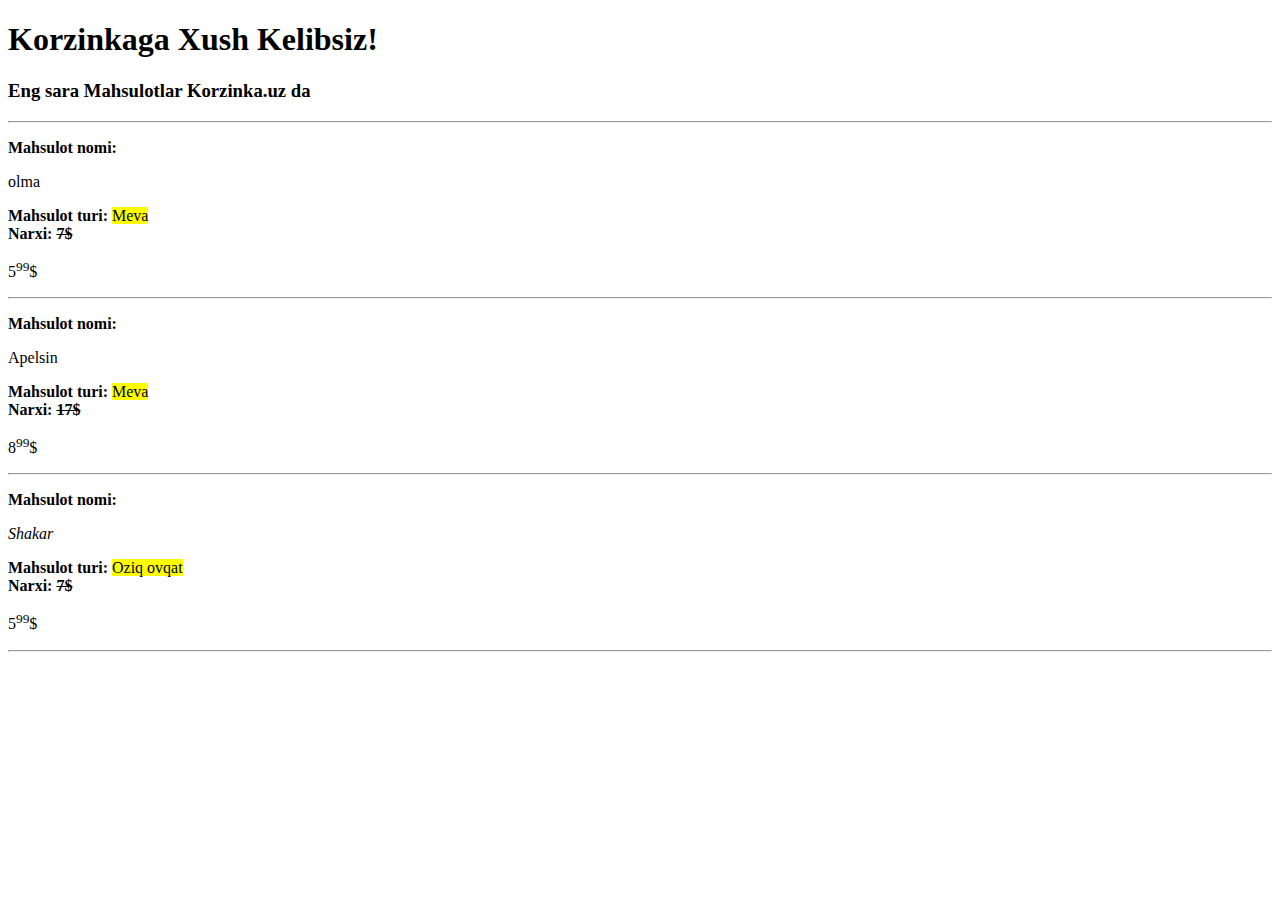
<file: 1-dars/index.html>
<!DOCTYPE html>
<html lang="en">

<head>
    <meta charset="UTF-8">
    <meta name="viewport" content="width=device-width, initial-scale=1.0">
    <title>1-dars</title>
</head>

<body>
    <h1>Korzinkaga Xush Kelibsiz!</h1>
    <h3>Eng sara Mahsulotlar Korzinka.uz da</h3>
    <hr>
    <p><b>Mahsulot nomi:</b></p>
    <p>olma</p>

    <p><b>Mahsulot turi:</b> <mark>Meva</mark>
        <br>
        <b>Narxi: <del>7$</del></b>
    </p>
    <p>5<sup>99</sup>$</p>
    <hr>
    <p><b>Mahsulot nomi:</b></p>
    <p>Apelsin</p>
    <p><b>Mahsulot turi:</b> <mark>Meva</mark>
        <br>
        <b>Narxi: <del>17$</del></b>
    </p>
    <p>8<sup>99</sup>$</p>
    <hr>

    <p><b>Mahsulot nomi:</b></p>
    <p><i>Shakar</i></p>
    <p><b>Mahsulot turi:</b> <mark>Oziq ovqat</mark>
        <br>
        <b>Narxi: <del>7$</del></b>
    </p>
    <p>5<sup>99</sup>$</p>
    <hr>


</body>

</html>
</file>
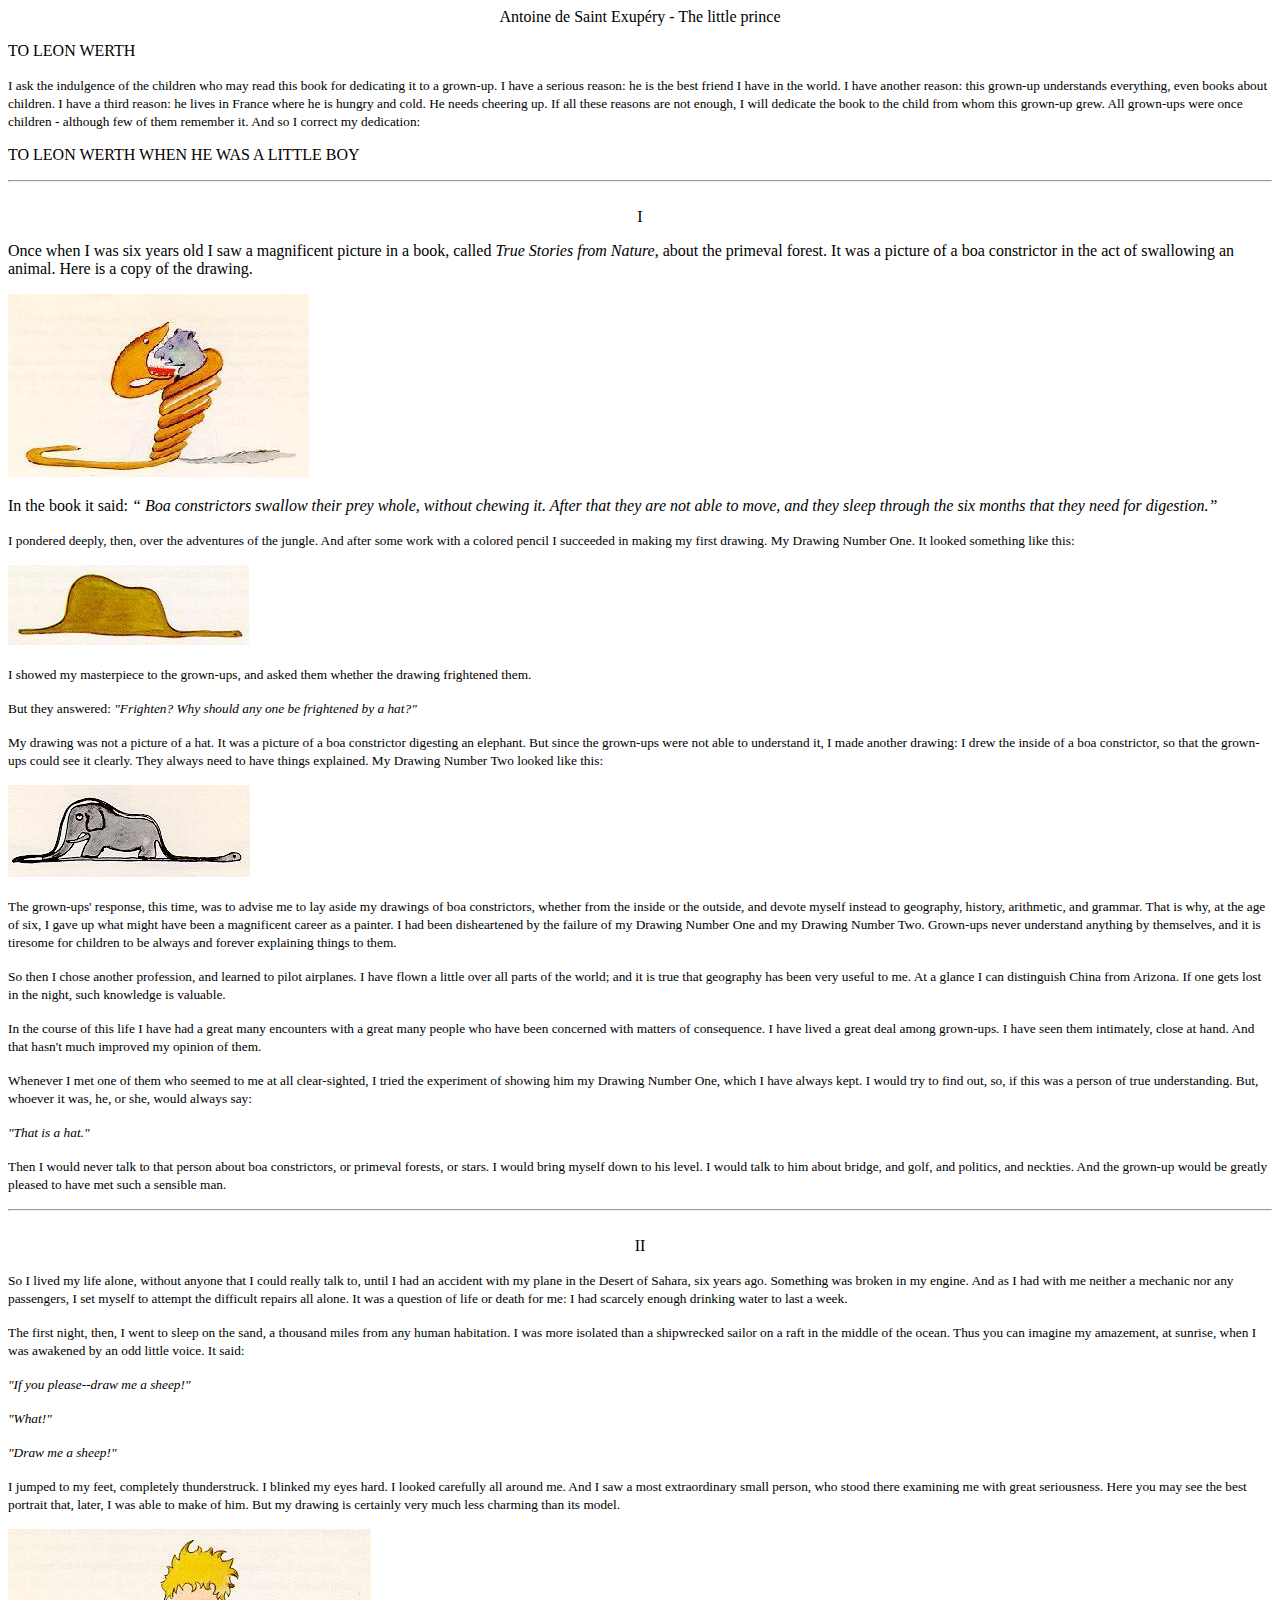
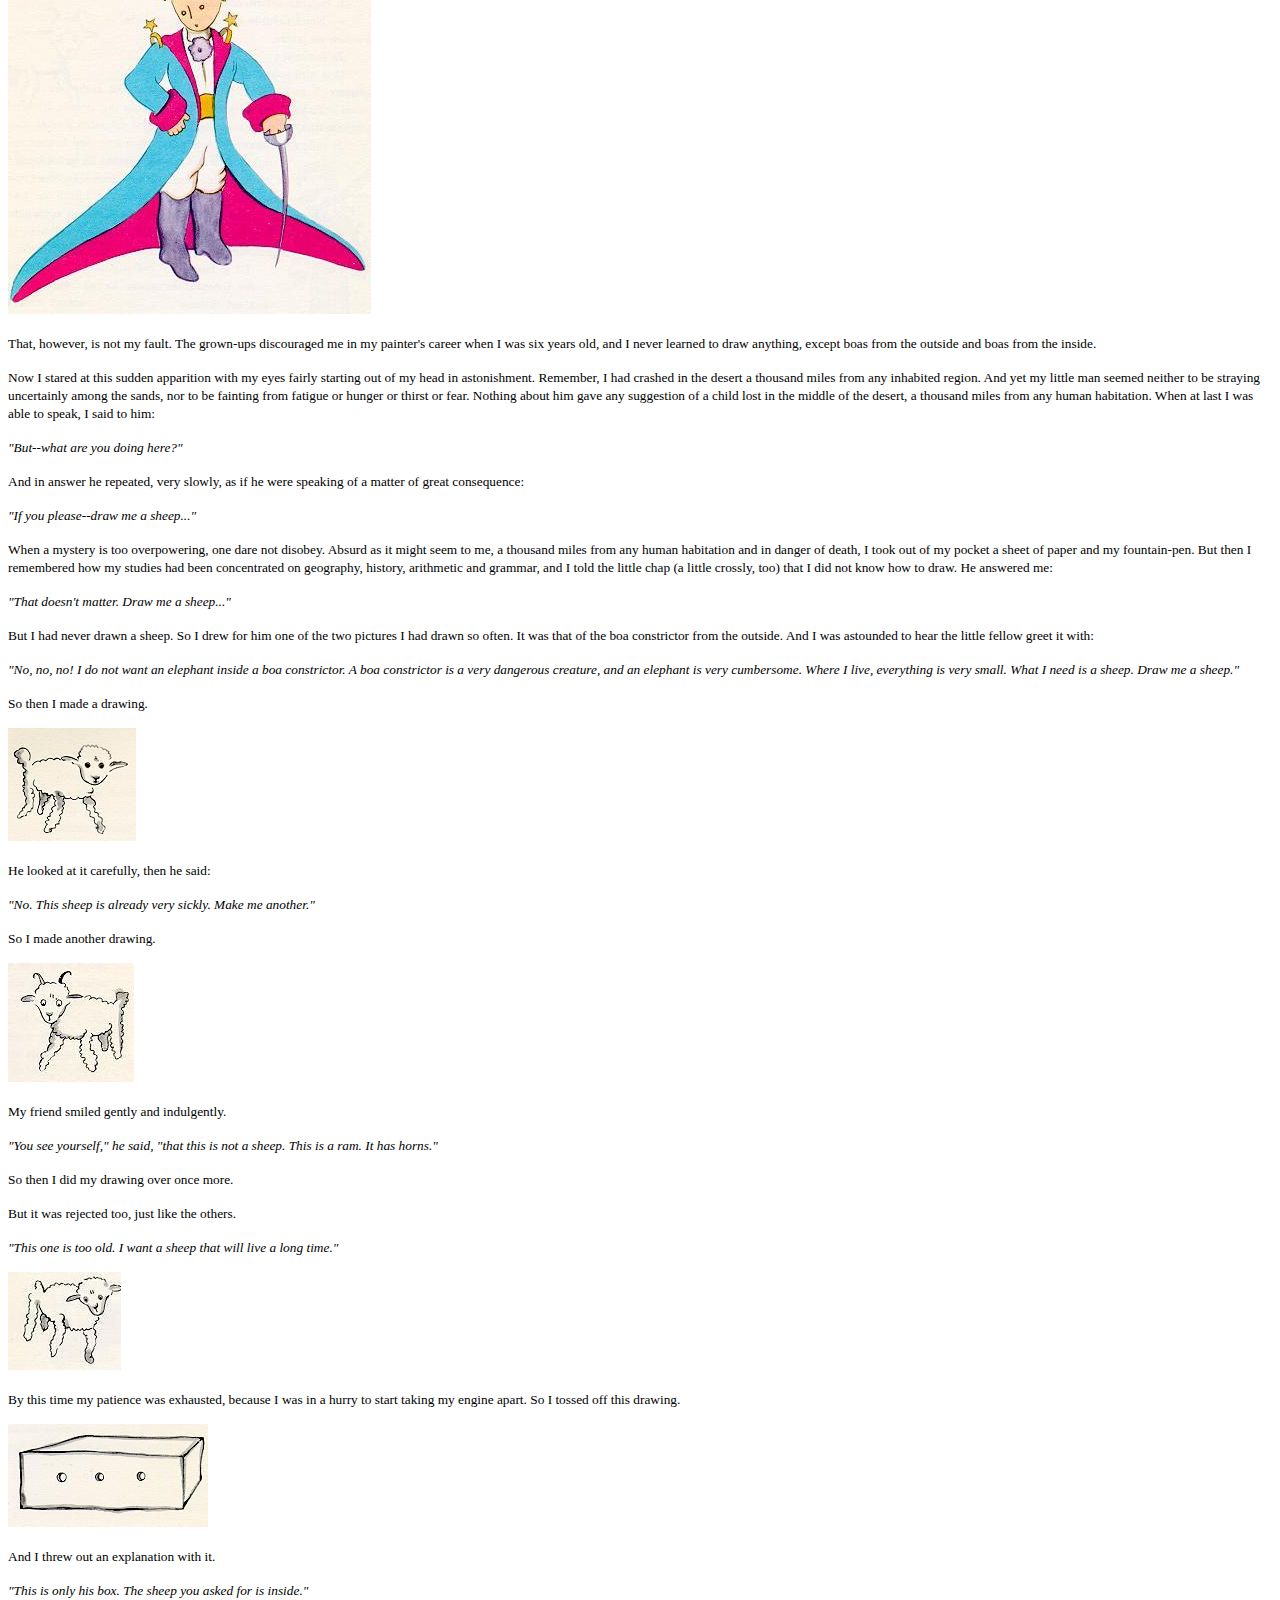
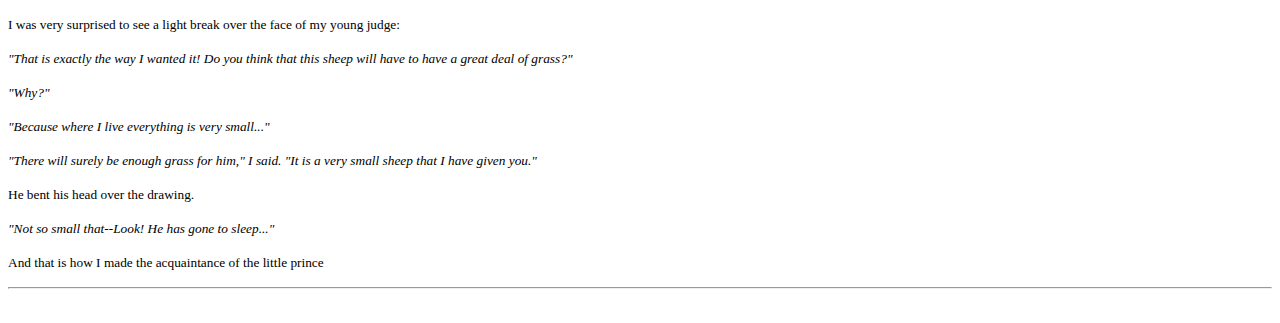
<file: 2-dars/index.html>
<!DOCTYPE html>
<html lang="en">

<head>
    <meta charset="UTF-8">
    <meta name="viewport" content="width=device-width, initial-scale=1.0">
    <title>2-dars</title>
</head>

<body>
    <center>Antoine de Saint Exupéry - The little prince</center>
    <p>TO LEON WERTH</p>
    <p><small>I ask the indulgence of the children who may read this book for dedicating it to a grown-up. I have a serious reason: he is the best friend I have in the world. I have another reason: this grown-up understands everything, even books about children. I have a third reason: he lives in France where he is hungry and cold. He needs cheering up. If all these reasons are not enough, I will dedicate the book to the child from whom this grown-up grew. All grown-ups were once children - although few of them remember it. And so I correct my dedication:</small></p>
    <p>TO LEON WERTH WHEN HE WAS A LITTLE BOY</p> <hr> <br>

    <center>I</center>
    <p>Once when I was six years old I saw a magnificent picture in a book, called <i>True Stories from Nature, </i> about the primeval forest. It was a picture of a boa constrictor in the act of swallowing an animal. Here is a copy of the drawing.</p>
    <img src="./imges/hroznys.jpg" alt="hroznys">
    <p>In the book it said: <i> <q> Boa constrictors swallow their prey whole, without chewing it. After that they are not able to move, and they sleep through the six months that they need for digestion.</q> </i></p>
    <p><small>I pondered deeply, then, over the adventures of the jungle. And after some work with a colored pencil I succeeded in making my first drawing. My Drawing Number One. It looked something like this:</small></p>
    <img src="./imges/klobouk.jpg" alt="klobouk.">
    <p><small>I showed my masterpiece to the grown-ups, and asked them whether the drawing frightened them.</small></p>
    <p><small>But they answered: <i>"Frighten? Why should any one be frightened by a hat?"</i></small></p>
    <p><small>My drawing was not a picture of a hat. It was a picture of a boa constrictor digesting an elephant. But since the grown-ups were not able to understand it, I made another drawing: I drew the inside of a boa constrictor, so that the grown-ups could see it clearly. They always need to have things explained. My Drawing Number Two looked like this:</small></p>
    <img src="./imges/slon.jpg" alt="slon.">
    <p><small>The grown-ups' response, this time, was to advise me to lay aside my drawings of boa constrictors, whether from the inside or the outside, and devote myself instead to geography, history, arithmetic, and grammar. That is why, at the age of six, I gave up what might have been a magnificent career as a painter. I had been disheartened by the failure of my Drawing Number One and my Drawing Number Two. Grown-ups never understand anything by themselves, and it is tiresome for children to be always and forever explaining things to them.</small></p>
    <p><small>So then I chose another profession, and learned to pilot airplanes. I have flown a little over all parts of the world; and it is true that geography has been very useful to me. At a glance I can distinguish China from Arizona. If one gets lost in the night, such knowledge is valuable.</small></p>
    <p><small>In the course of this life I have had a great many encounters with a great many people who have been concerned with matters of consequence. I have lived a great deal among grown-ups. I have seen them intimately, close at hand. And that hasn't much improved my opinion of them.</small></p>
    <p><small>Whenever I met one of them who seemed to me at all clear-sighted, I tried the experiment of showing him my Drawing Number One, which I have always kept. I would try to find out, so, if this was a person of true understanding. But, whoever it was, he, or she, would always say:</small></p>
    <p><small><i> "That is a hat." </i></small></p>
    <p><small>Then I would never talk to that person about boa constrictors, or primeval forests, or stars. I would bring myself down to his level. I would talk to him about bridge, and golf, and politics, and neckties. And the grown-up would be greatly pleased to have met such a sensible man.</small></p> <hr> <br>

    <center>II</center> 
    <p><small>So I lived my life alone, without anyone that I could really talk to, until I had an accident with my plane in the Desert of Sahara, six years ago. Something was broken in my engine. And as I had with me neither a mechanic nor any passengers, I set myself to attempt the difficult repairs all alone. It was a question of life or death for me: I had scarcely enough drinking water to last a week.</small></p>
    <p><small>The first night, then, I went to sleep on the sand, a thousand miles from any human habitation. I was more isolated than a shipwrecked sailor on a raft in the middle of the ocean. Thus you can imagine my amazement, at sunrise, when I was awakened by an odd little voice. It said:</small></p>
    <p><small><i>"If you please--draw me a sheep!"</i></small></p>
    <p><small><i>"What!"</i></small></p>
    <p><small><i>"Draw me a sheep!"</i></small></p>
    <p><small>I jumped to my feet, completely thunderstruck. I blinked my eyes hard. I looked carefully all around me. And I saw a most extraordinary small person, who stood there examining me with great seriousness. Here you may see the best portrait that, later, I was able to make of him. But my drawing is certainly very much less charming than its model.</small></p>
    <img src="./imges/malyPrinc.jpg" alt="malyPrinc.">
    <p><small>That, however, is not my fault. The grown-ups discouraged me in my painter's career when I was six years old, and I never learned to draw anything, except boas from the outside and boas from the inside.</small></p>
    <p><small>Now I stared at this sudden apparition with my eyes fairly starting out of my head in astonishment. Remember, I had crashed in the desert a thousand miles from any inhabited region. And yet my little man seemed neither to be straying uncertainly among the sands, nor to be fainting from fatigue or hunger or thirst or fear. Nothing about him gave any suggestion of a child lost in the middle of the desert, a thousand miles from any human habitation. When at last I was able to speak, I said to him:</small></p>
    <p><small><i>"But--what are you doing here?"</i></small></p>
    <p><small>And in answer he repeated, very slowly, as if he were speaking of a matter of great consequence:</small></p>
    <p><small><i>"If you please--draw me a sheep..."</i></small></p>
    <p><small>When a mystery is too overpowering, one dare not disobey. Absurd as it might seem to me, a thousand miles from any human habitation and in danger of death, I took out of my pocket a sheet of paper and my fountain-pen. But then I remembered how my studies had been concentrated on geography, history, arithmetic and grammar, and I told the little chap (a little crossly, too) that I did not know how to draw. He answered me:</small></p>
    <p><small><i>"That doesn't matter. Draw me a sheep..."</i></small></p>
    <p><small>But I had never drawn a sheep. So I drew for him one of the two pictures I had drawn so often. It was that of the boa constrictor from the outside. And I was astounded to hear the little fellow greet it with:</small></p>
    <p><small><i>"No, no, no! I do not want an elephant inside a boa constrictor. A boa constrictor is a very dangerous creature, and an elephant is very cumbersome. Where I live, everything is very small. What I need is a sheep. Draw me a sheep."</i></small></p>
    <p><small>So then I made a drawing.</small></p>
    <img src="./imges/nemocnyBeranek.jpg" alt="nemocnyBeranek.">
    <p><small>He looked at it carefully, then he said:</small></p>
    <p><small><i>"No. This sheep is already very sickly. Make me another."</i></small></p>
    <p><small>So I made another drawing.</small></p>
    <img src="./imges/Beran.jpg" alt="Beran.">
    <p><small>My friend smiled gently and indulgently.</small></p>
    <p><small><i>"You see yourself," he said, "that this is not a sheep. This is a ram. It has horns."</i></small></p>
    <p><small>So then I did my drawing over once more.</small></p>
    <p><small>But it was rejected too, just like the others.</small></p>
    <p><small><i>"This one is too old. I want a sheep that will live a long time."</i></small></p>
    <img src="./imges/staryBeranek.jpg" alt="">
    <p><small>By this time my patience was exhausted, because I was in a hurry to start taking my engine apart. So I tossed off this drawing.    </small></p>
    <img src="./imges/krabice.jpg" alt="">
    <p><small>And I threw out an explanation with it.</small></p>
    <p><small><i>"This is only his box. The sheep you asked for is inside."</i></small></p>
    <p><small>I was very surprised to see a light break over the face of my young judge:</small></p>
    <p><small><i>"That is exactly the way I wanted it! Do you think that this sheep will have to have a great deal of grass?" </i></small></p>
    <p><small><i>"Why?"</i></small></p>
    <p><small><i>"Because where I live everything is very small..."</i></small></p>
    <p><small><i>"There will surely be enough grass for him," I said. "It is a very small sheep that I have given you."</i></small></p>
    <p><small>He bent his head over the drawing.</small></p>
    <p><small><i>"Not so small that--Look! He has gone to sleep..."</i></small></p>
    <p><small>And that is how I made the acquaintance of the little prince</small></p> <hr> <br>




</body>

</html>
</file>
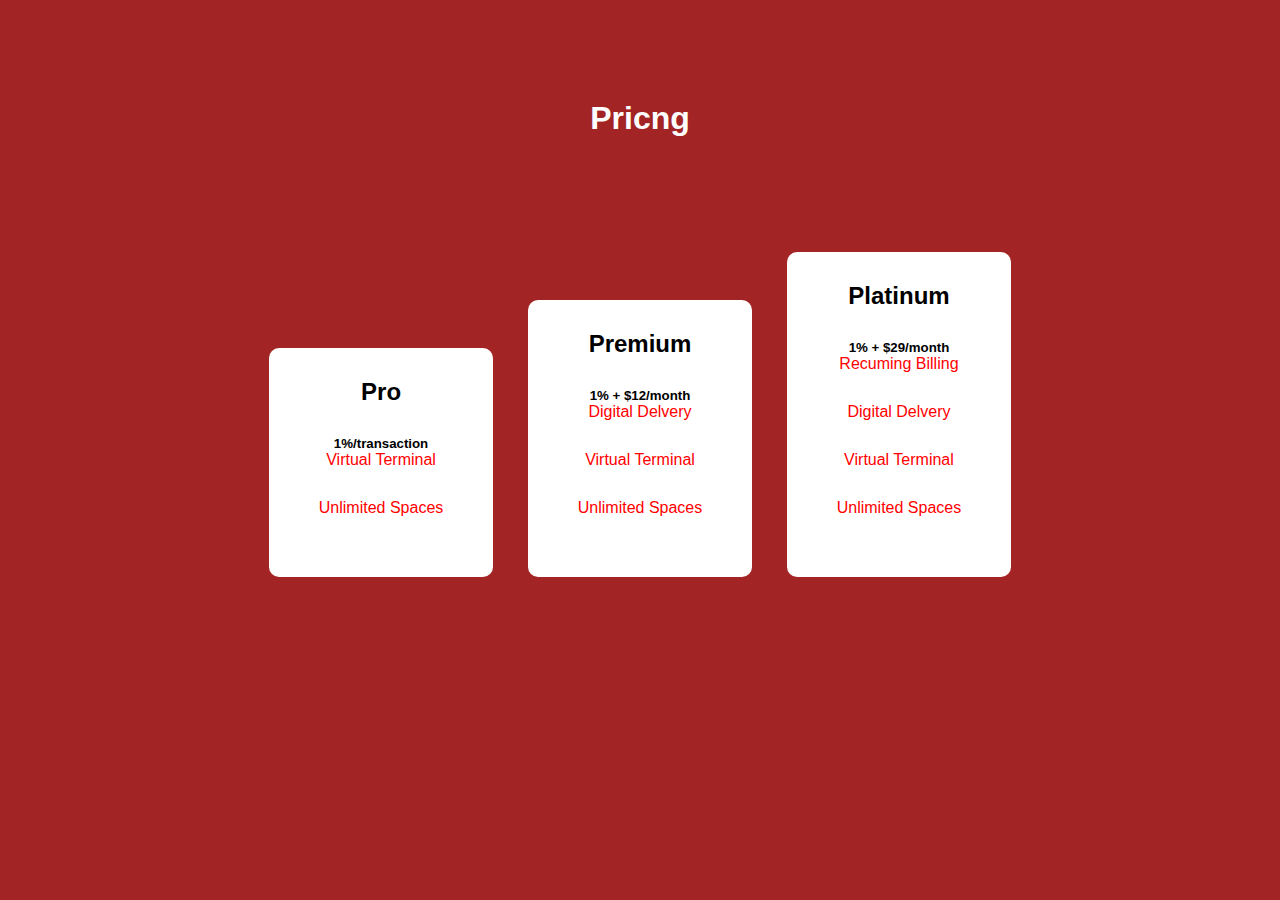
<file: 3-dars/index.html>
<!DOCTYPE html>
<html lang="en">

<head>
    <meta charset="UTF-8">
    <meta name="viewport" content="width=device-width, initial-scale=1.0">
    <title>3-dars uy ishi</title>
    <link rel="stylesheet" href="./css/main.css">
</head>

<body>
    <center>
        <h1>Pricng</h1>
        <div>
            <h2>Pro</h2>
            <h5>1%/transaction</h5>
            <p>Virtual Terminal</p>
            <p>Unlimited Spaces</p>
        </div>
        <div>
            <h2>Premium</h2> 
            <h5>1% + $12/month</h5>
            <p>Digital Delvery</p>
            <p>Virtual Terminal</p>
            <p>Unlimited Spaces</p>

        </div>
        <div>
            <h2>Platinum</h2>
            <h5>1% + $29/month</h5> 
            <p>Recuming Billing</p>
            <p>Digital Delvery</p>
            <p>Virtual Terminal</p>
            <p>Unlimited Spaces</p>

        </div>
    </center>
</body>

</html>
</file>
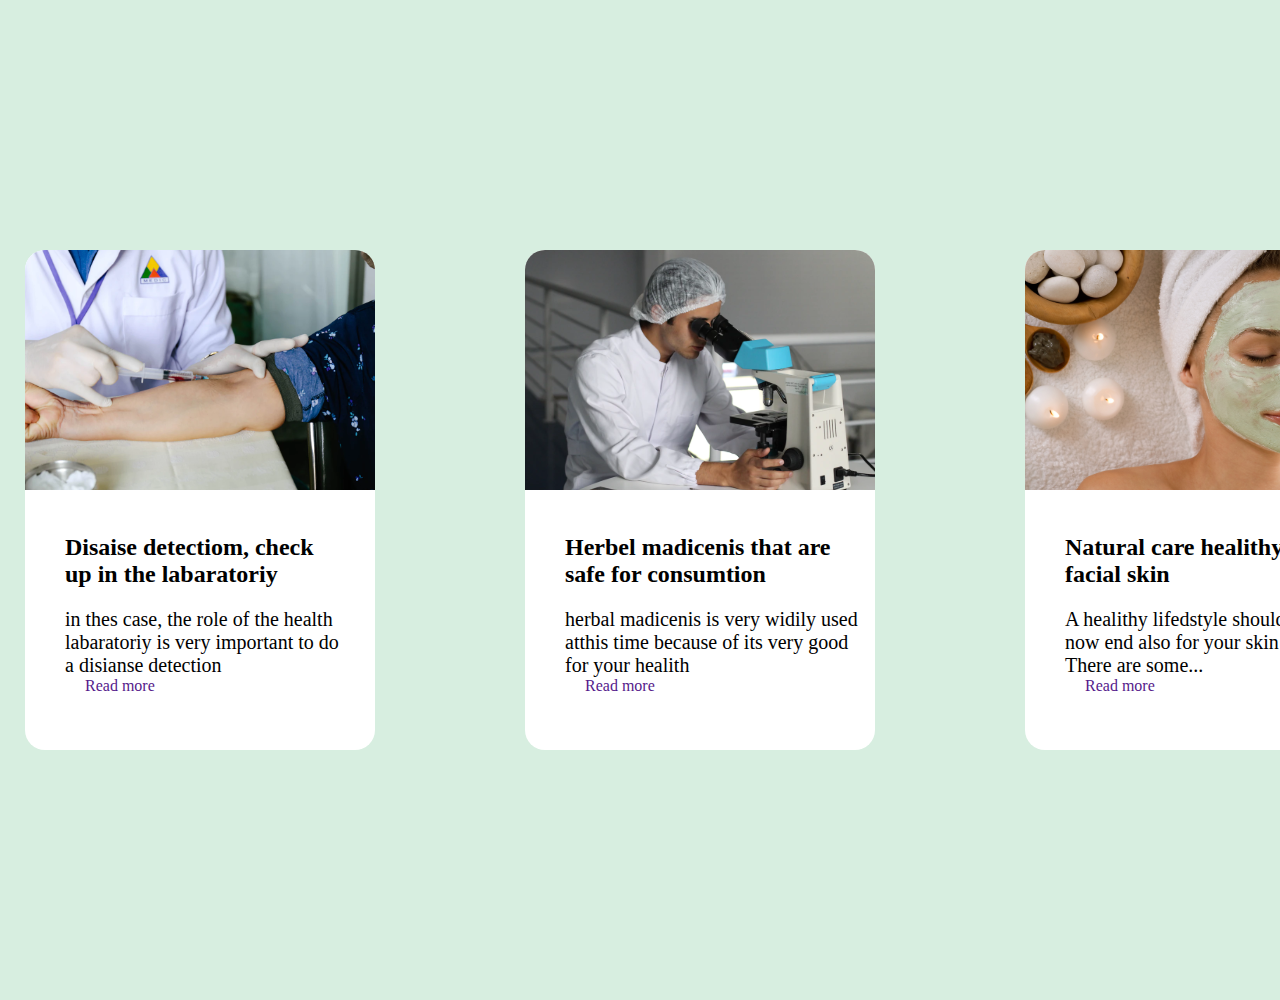
<file: 4-dars/index.html>
<!DOCTYPE html>
<html lang="en">

<head>
    <meta charset="UTF-8">
    <meta name="viewport" content="width=device-width, initial-scale=1.0">
    <title>4-dars
    </title>
    <link rel="stylesheet" href="./css/main.css">
</head>

<body>
<!--
    <div class="contener">
        <div class="box"> <img class="img" src="./imges/img/img1.svg" alt="images">
            <div class="gap">
                <h2>Disease detection, check <br> up in thelaboratory</h2>
                <br>
                <p>In this case, the role of the health <br> laboratory is very important to do <br> a disease
                    detection...</p>
                <br>
                <br>
                <div class="strilka">
                   <a href="">Read more</a>
                    <img src="./imges/img/Vector.svg" alt="">
                </div>
            </div>
        </div>
        <div class="box"> <img class="img" src="./imges/img/img2.svg" alt="images">
            <div class="gap">
                <h2>Herbal medicines that are <br> safe for consumption</h2>
                <br>
                <p>Herbal medicines is very widely used <br> atthis time because of its very good <br> for your
                    health...</p>
                <br>
                <br>
                <div class="strilka">
                   <a href="">Read more</a>
                    <img src="./imges/img/Vector.svg" alt="">
                </div>
            </div>

        </div>
        <div class="box"> <img class="img" src="./imges/img/img3.svg" alt="images">
            <h2>Natural care for healhy <br> facial skin</h2>
            <br>
            <p>A healthy lifestyle should start from <br> now and also for your skin health <br> There are some...</p>
            <br>
            <br>
            <div class="strilka">
                <a href="">Read more</a>
                <img src="./imges/img/Vector.svg" alt="">
            </div>
        </div>
       
</div> -->







<div class="contener">
    <div class="box1">
        <img src="./imges/img/img1.svg" alt="">
        <h2>Disaise detectiom, check <br> up in the labaratoriy </h2>
        <p>in thes case, the role of the health <br> labaratoriy is very important to do <br>
            a disianse detection</p>
        <a href="">Read more</a>
    </div>
    <div class="box2">
        <img src="./imges/img/img2.svg" alt="">
        <h2>Herbel madicenis that
            are <br> safe for consumtion
        </h2>
        <p>herbal madicenis is very widily used <br> atthis
            time because of its very good <br>
            for your healith
        </p>
        <a href="">Read more</a>
    </div>
    <div class="box3">
        <img src="./imges/img/img3.svg" alt="">
        <h2>Natural care healithy <br> facial skin </h2>
        <p> A healithy lifedstyle should straf form <br>
            now end also for your skin healith <br>
            There are some...</p>
            <a href="">Read more</a>
    </div>
</div>

</body>

</html>
</file>
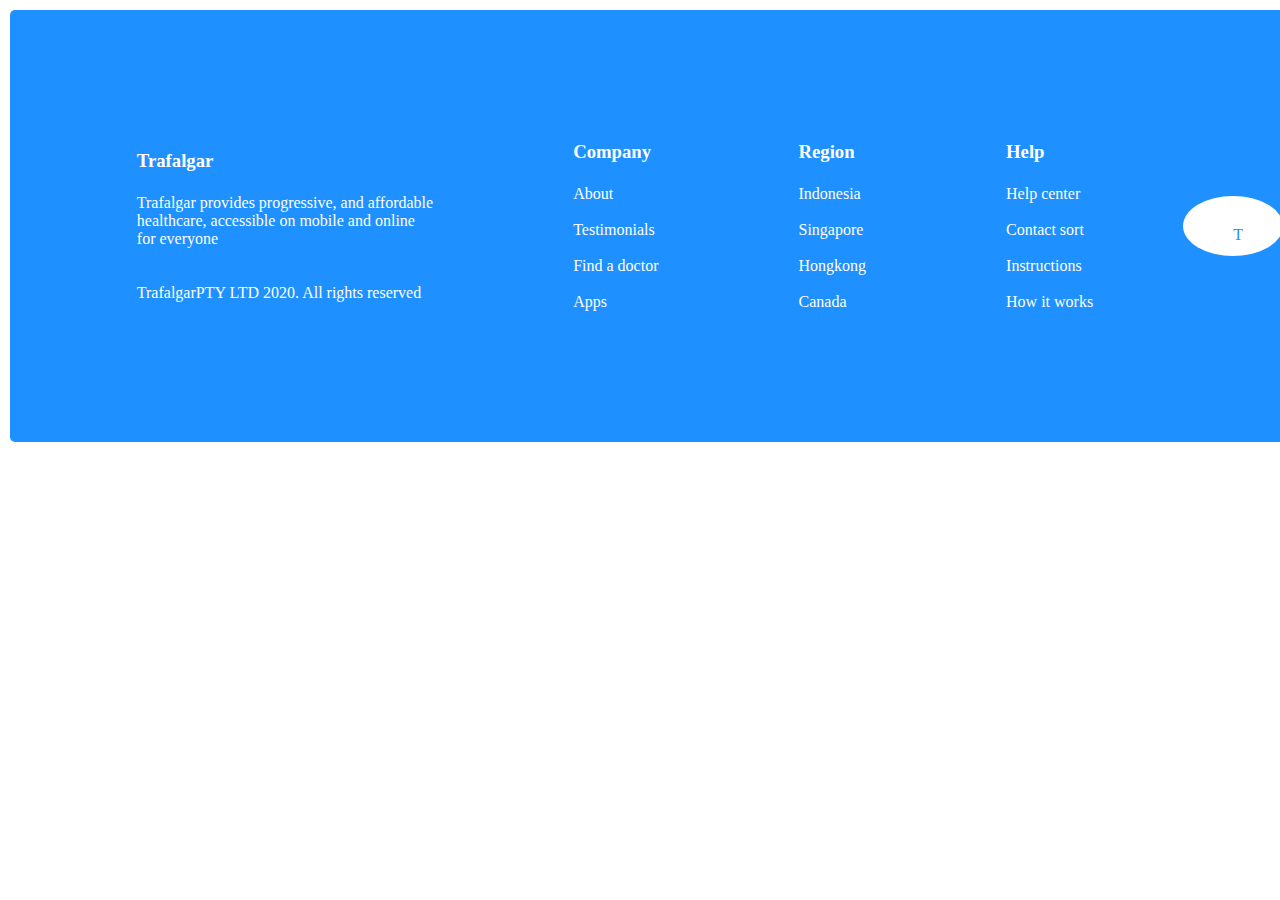
<file: 5-dars/index.html>
<!DOCTYPE html>
<html lang="en">

<head>
    <meta charset="UTF-8">
    <meta name="viewport" content="width=device-width, initial-scale=1.0">
    <title>5-dars</title>
    <link rel="stylesheet" href="./css/main.css">
</head>

<body>


    <div class="container">
        <div>
            <h3 class="title">
                Trafalgar<br><br>
            </h3>
            <p class="gap">
                Trafalgar provides progressive, and affordable <br> healthcare, accessible on mobile and online <br>
                for everyone
            </p><br><br>
            <p class="gap">TrafalgarPTY LTD 2020. All rights reserved</p>
        </div>
        <div>
            <h3 class="title">
                Company<br><br>
            </h3>
            <p class="gap">About <br> <br>
                Testimonials <br><br>
                Find a doctor <br><br>
                Apps</p>
        </div>
        <div>
            <h3 class="title">
                Region <br> <br>
            </h3>
            <p class="gap">Indonesia<br><br>
                Singapore<br><br>
                Hongkong<br><br>
                Canada</p>
        </div>
        <div>
            <h3 class="title">
                Help<br><br>
            </h3>
            <p class="gap">Help center<br><br>
                Contact sort<br><br>
                Instructions<br><br>
                How it works</p>
        </div>

<div class="row">T</div>

    </div>
</body>

</html>
</file>
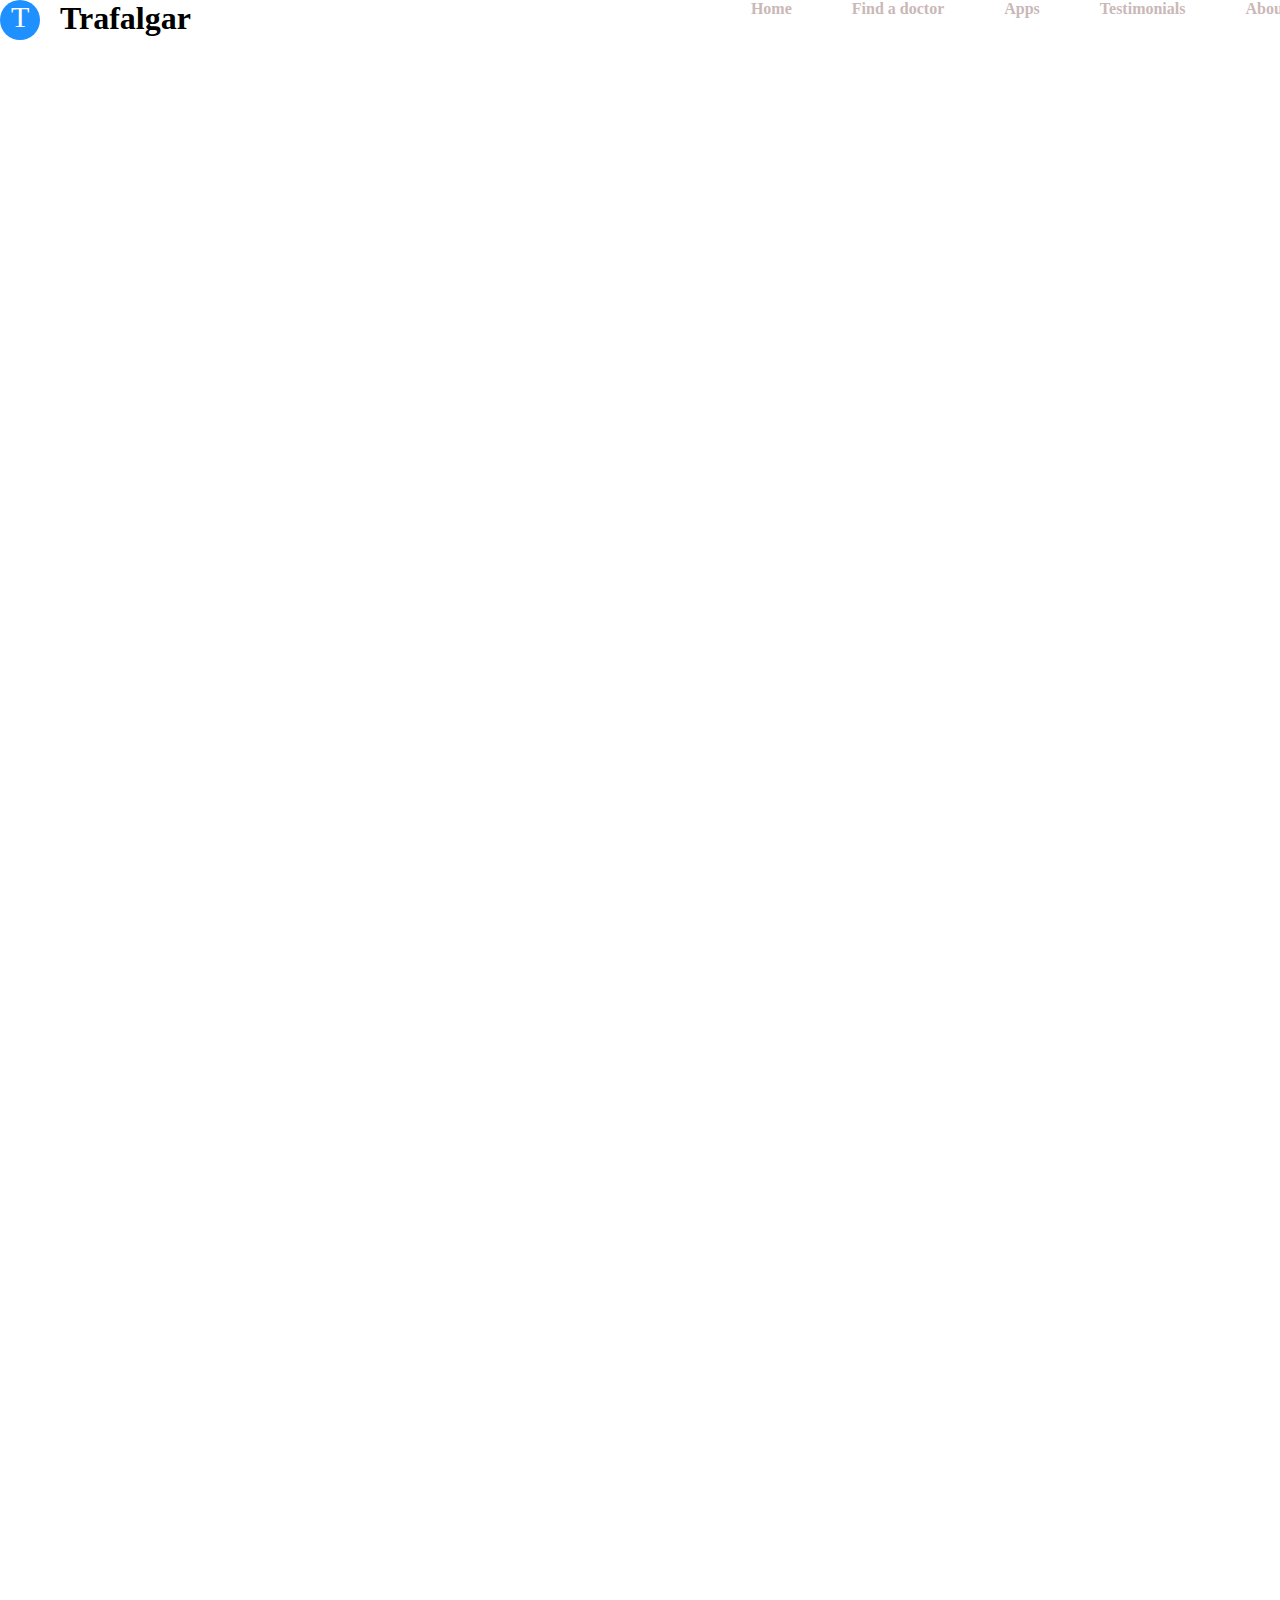
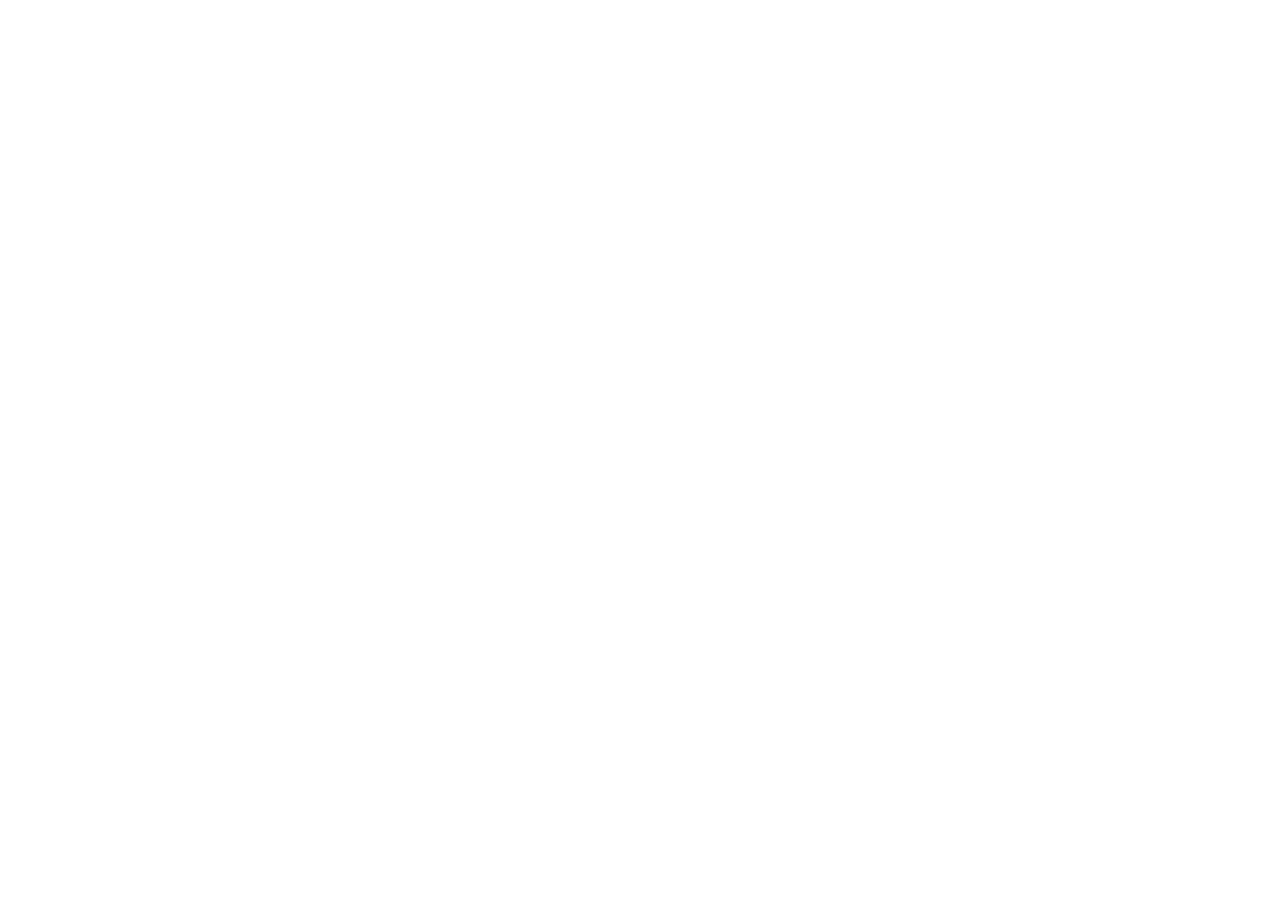
<file: 6-dars/index.html>
<!DOCTYPE html>
<html lang="en">

<head>
    <meta charset="UTF-8">
    <meta name="viewport" content="width=device-width, initial-scale=1.0">
    <title>6-dars</title>
    <link rel="stylesheet" href="./css/msin.css">
</head>

<body>
    <div class="container">
    <div class="row">
        <p>T</p><h1>Trafalgar</h1>
        <div class="box">
            
        </div>
        <h4>Home</h4>
        <h4>Find a doctor</h4>
        <h4>Apps</h4>
        <h4>Testimonials</h4>
        <h4>About us</h4>
    </div>



</div>

</body>

</html>
</file>
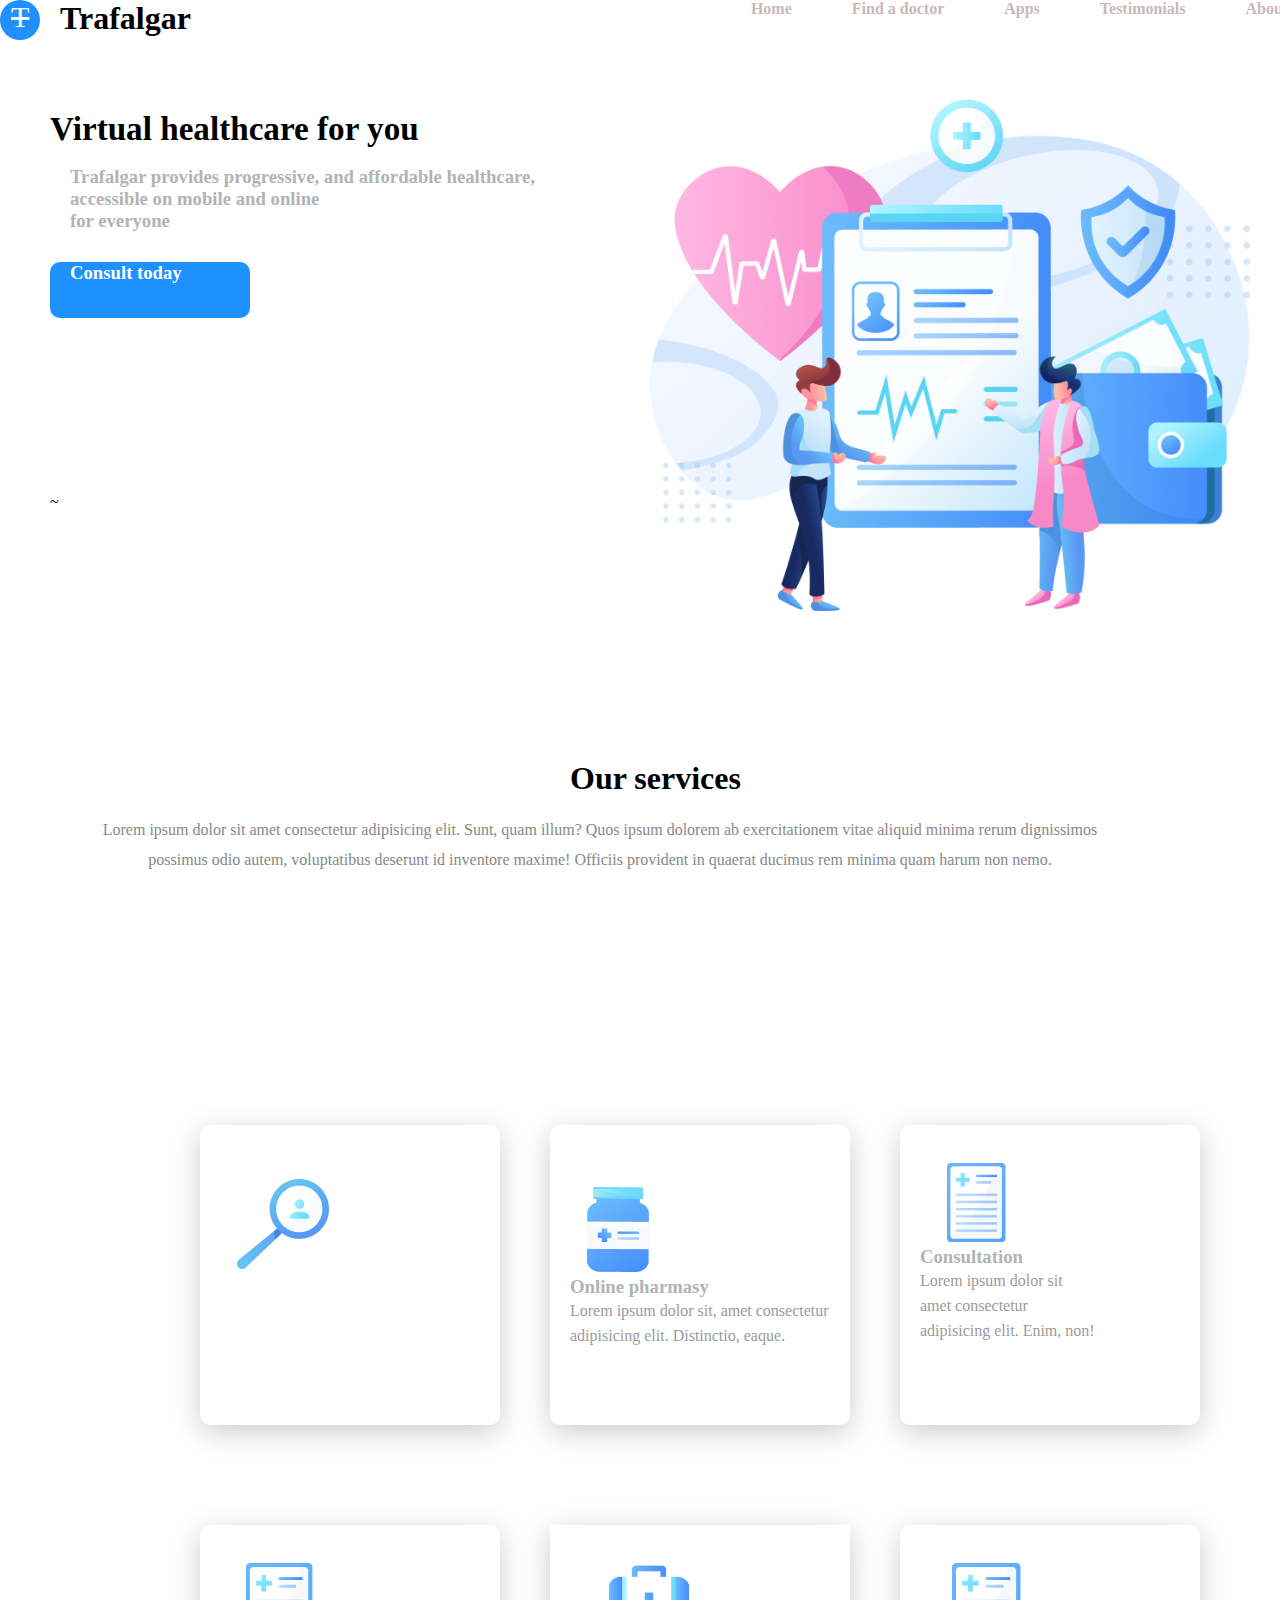
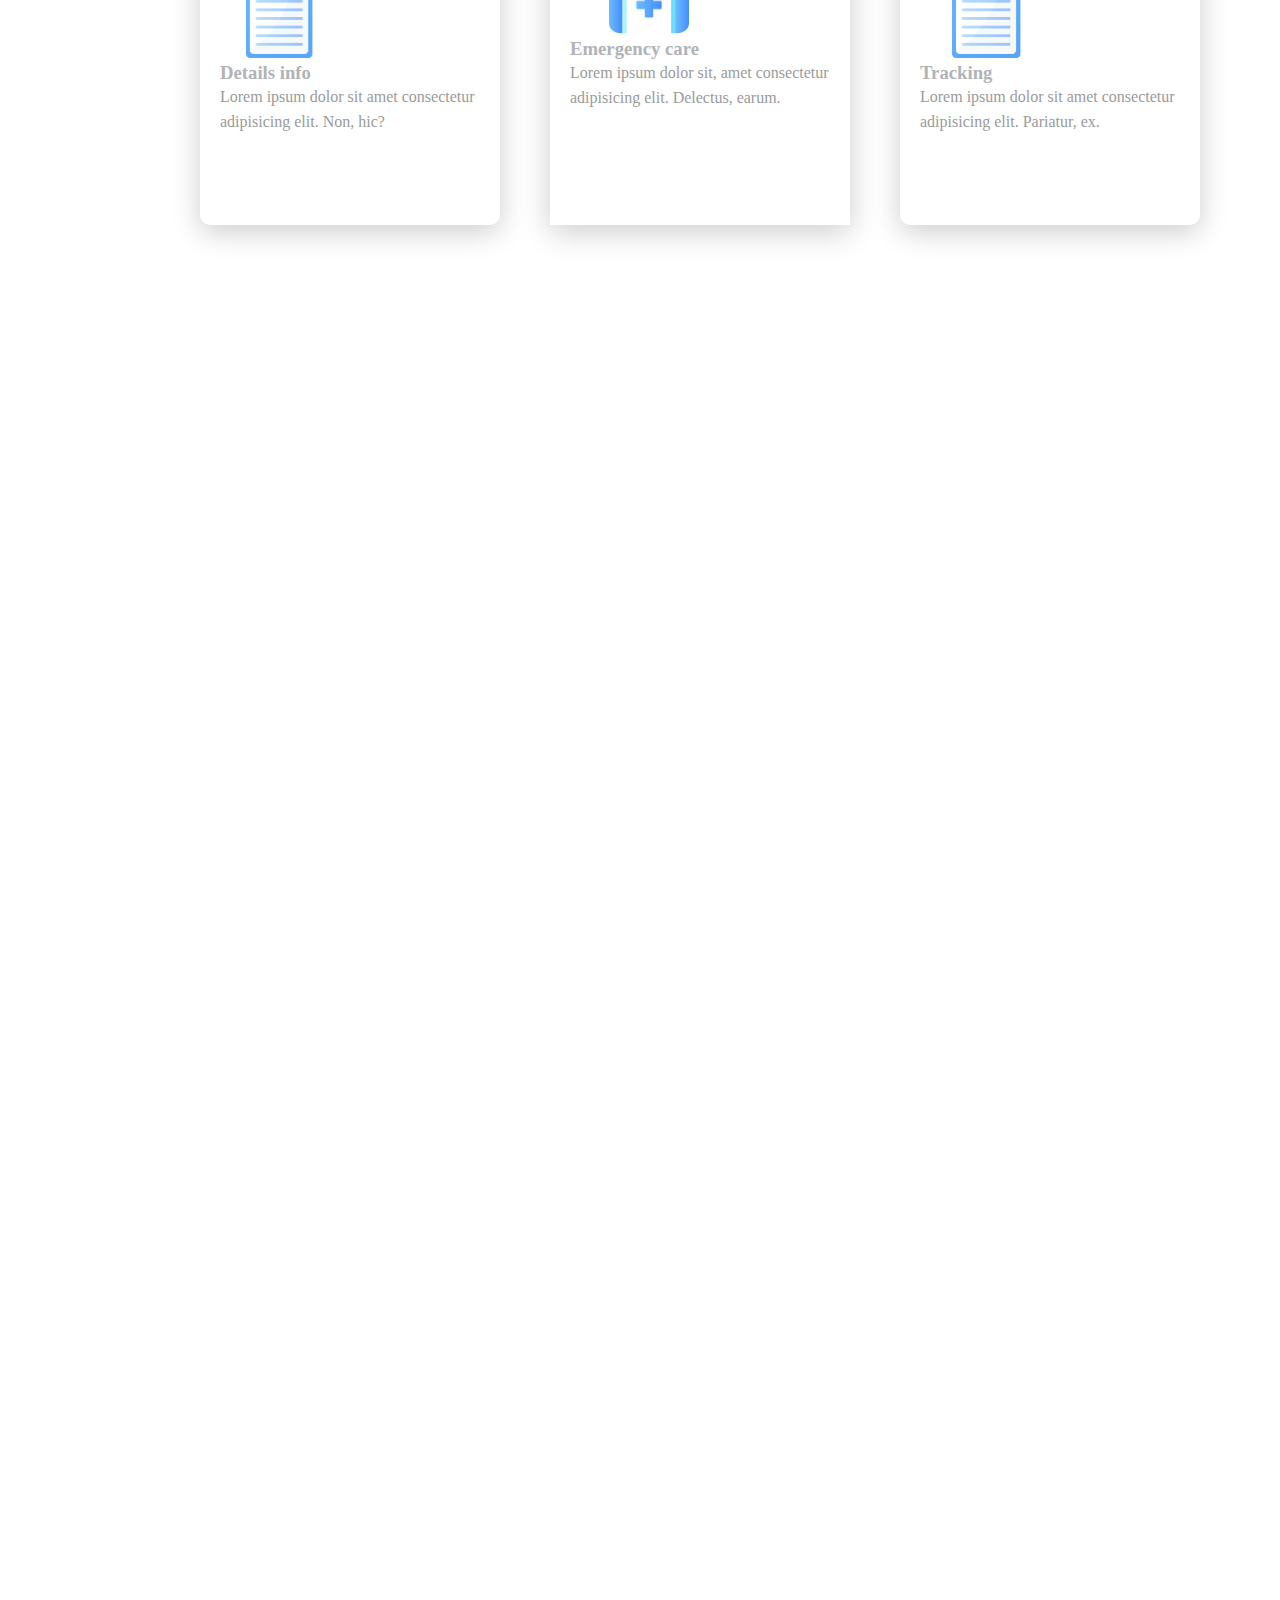
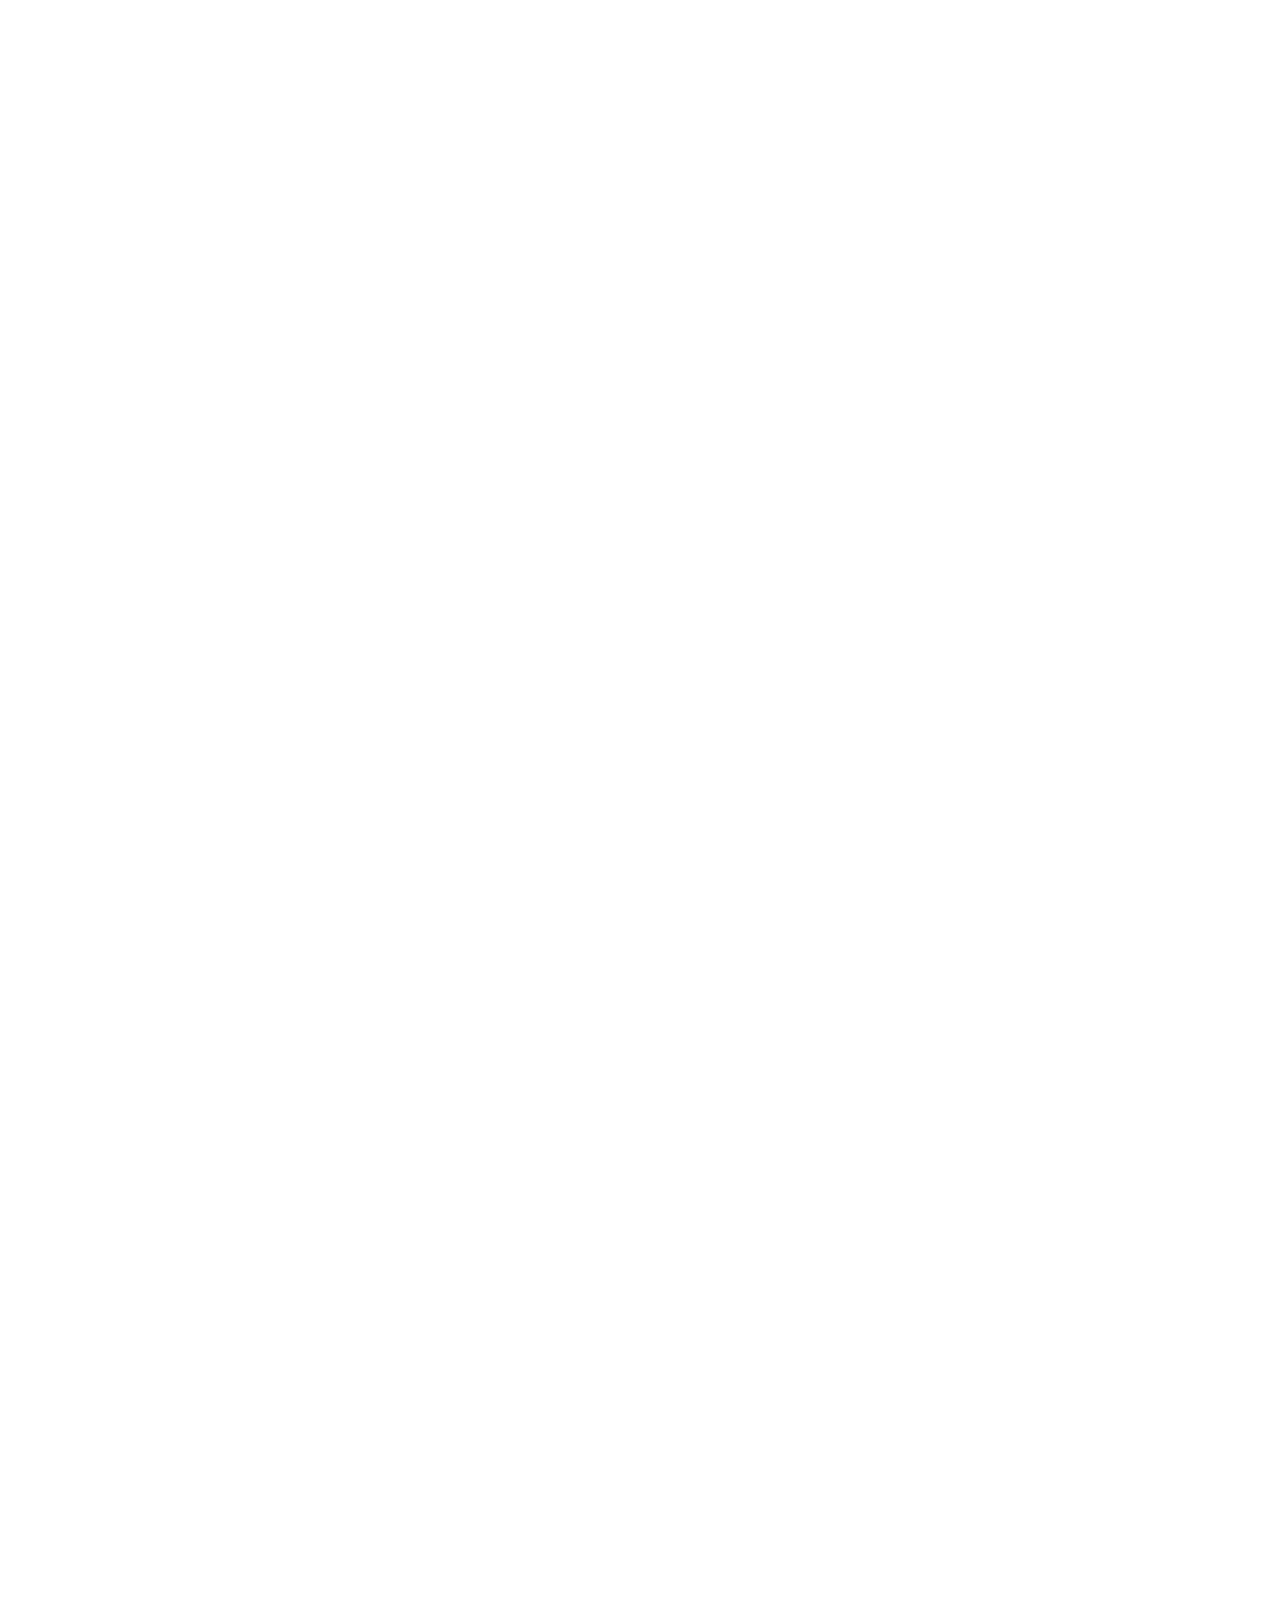
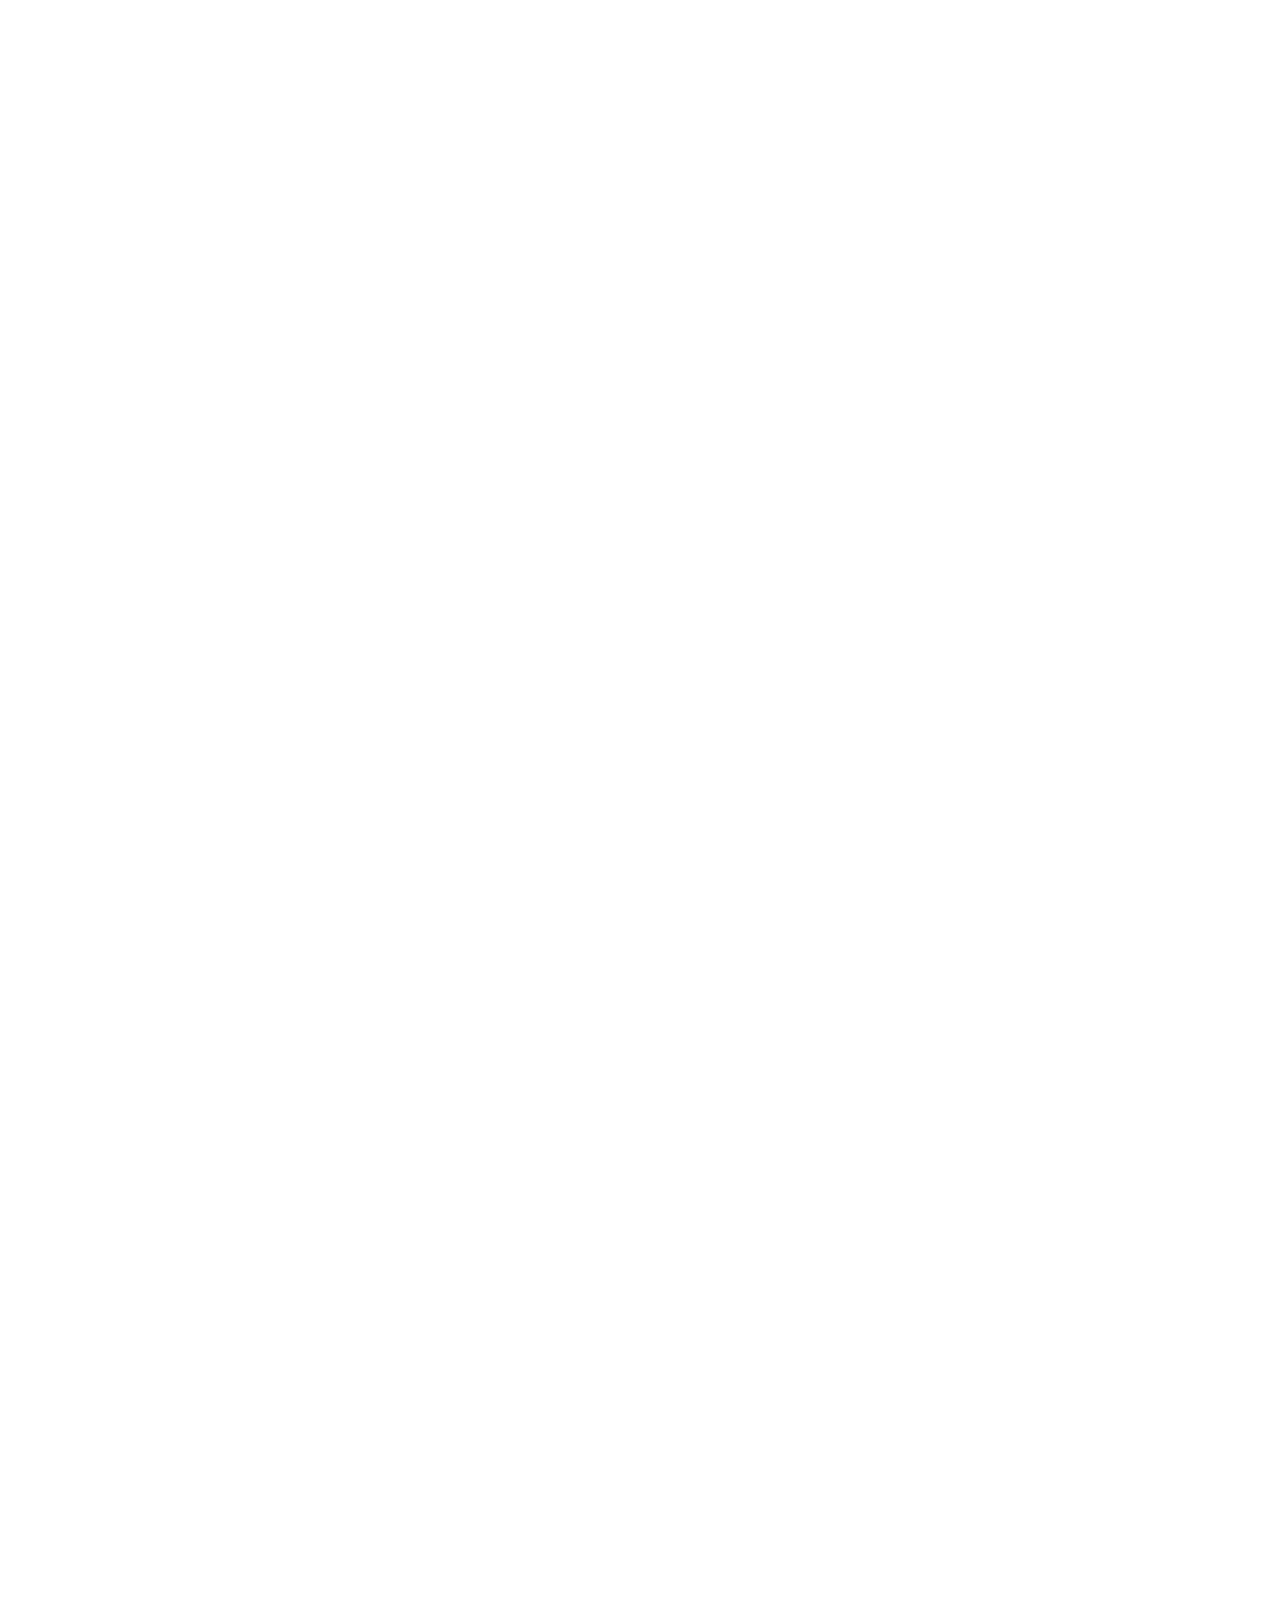
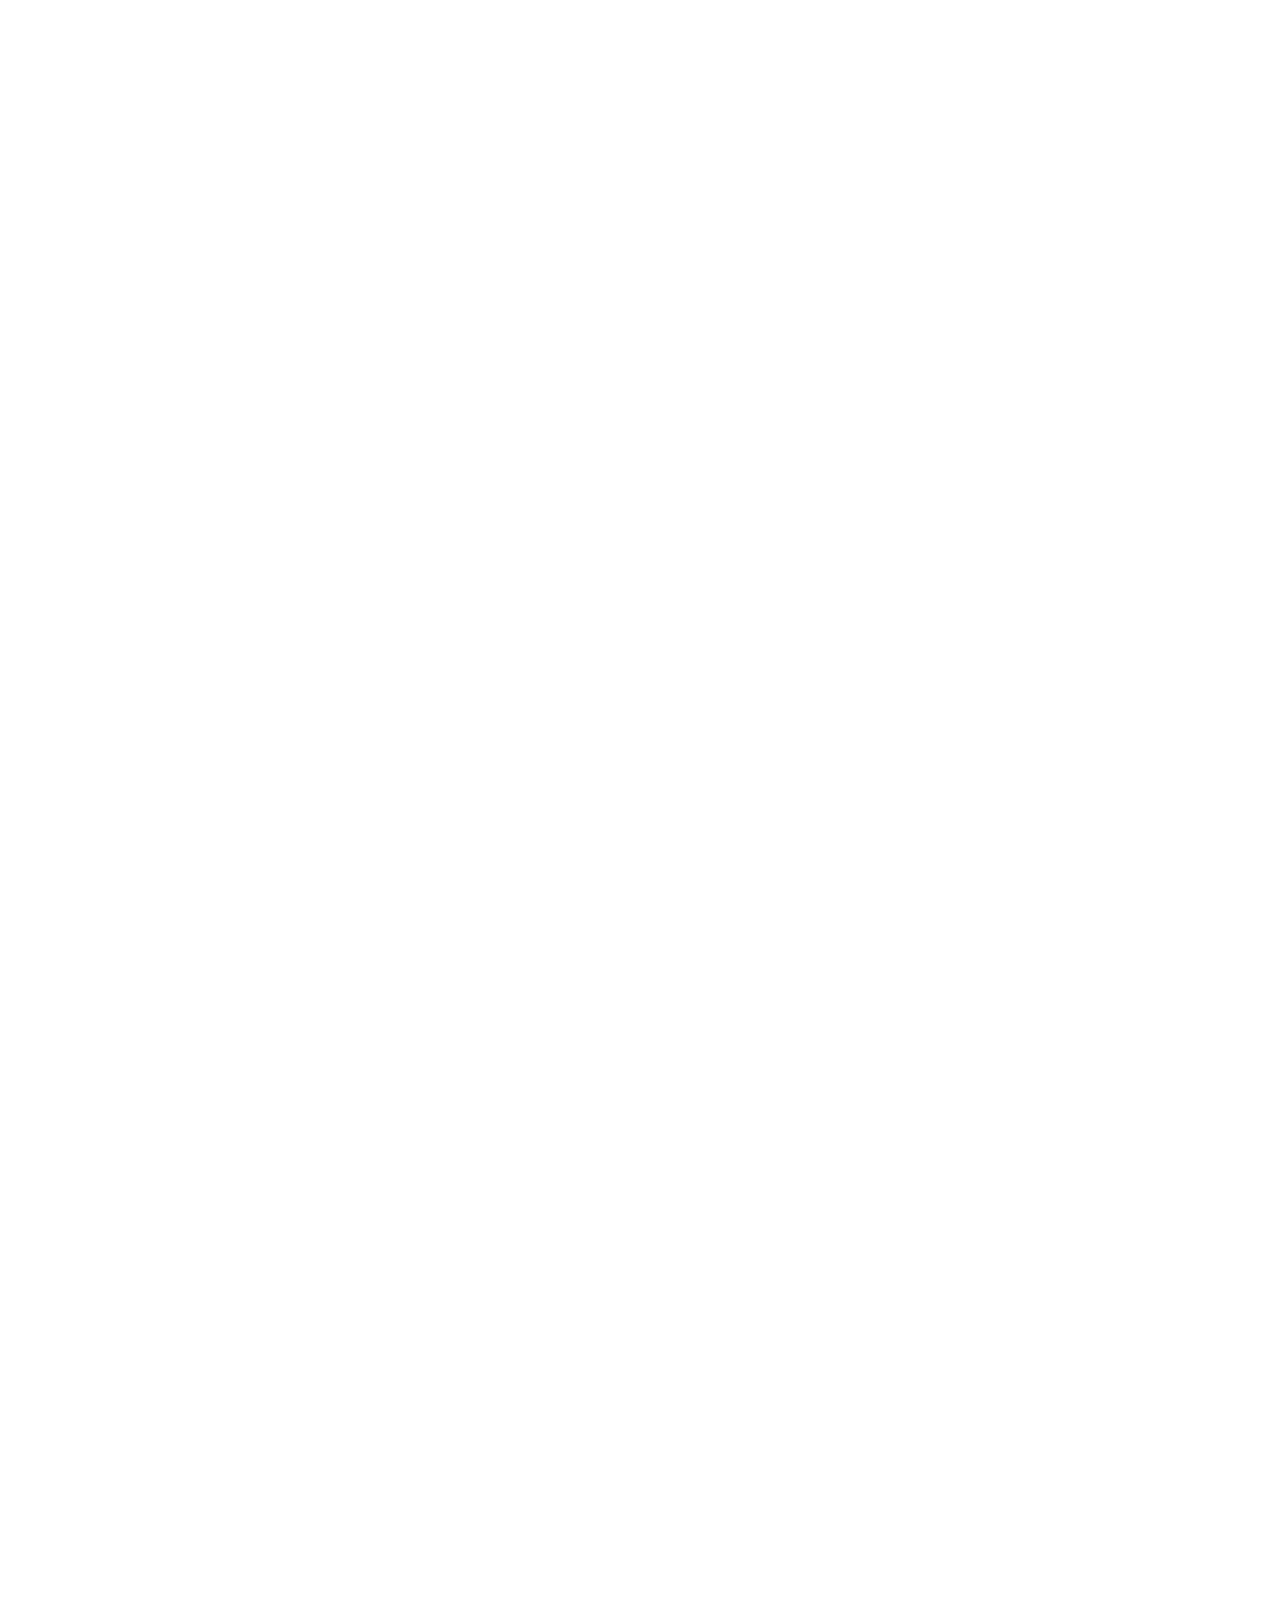
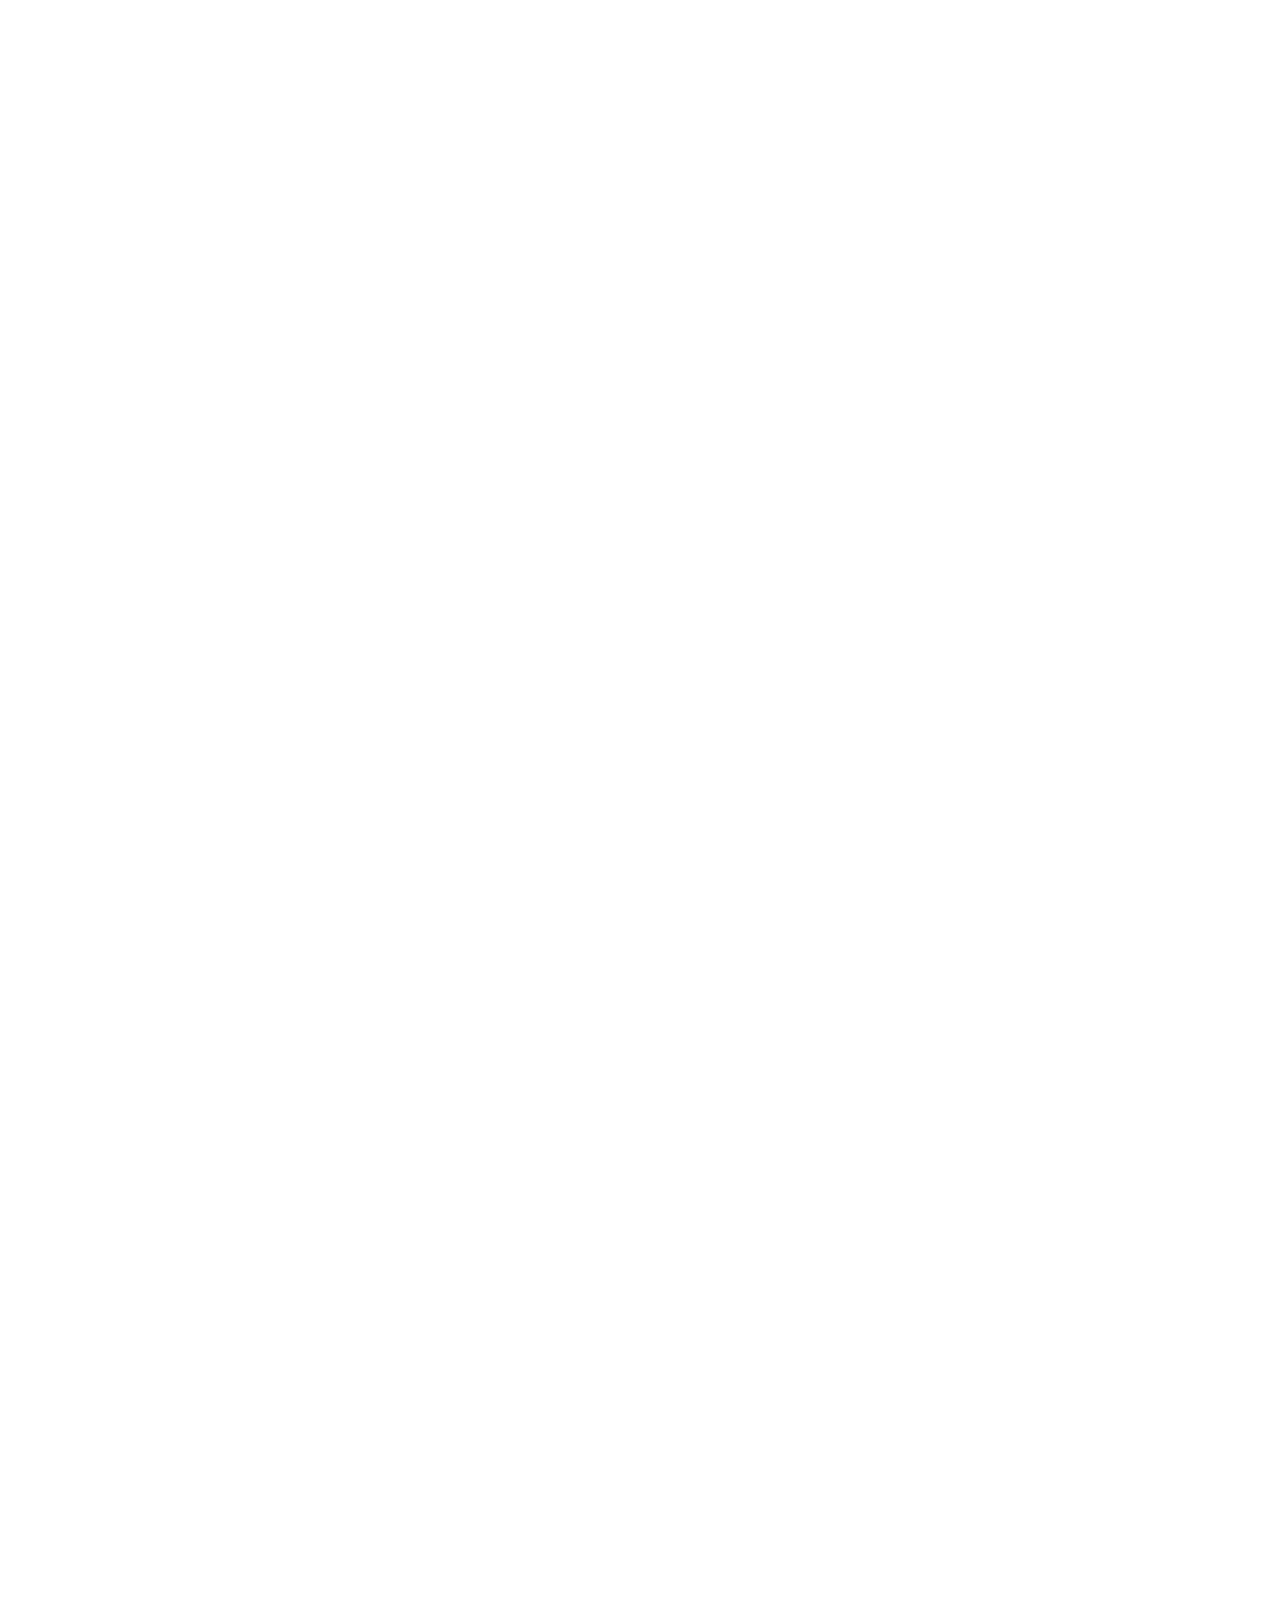
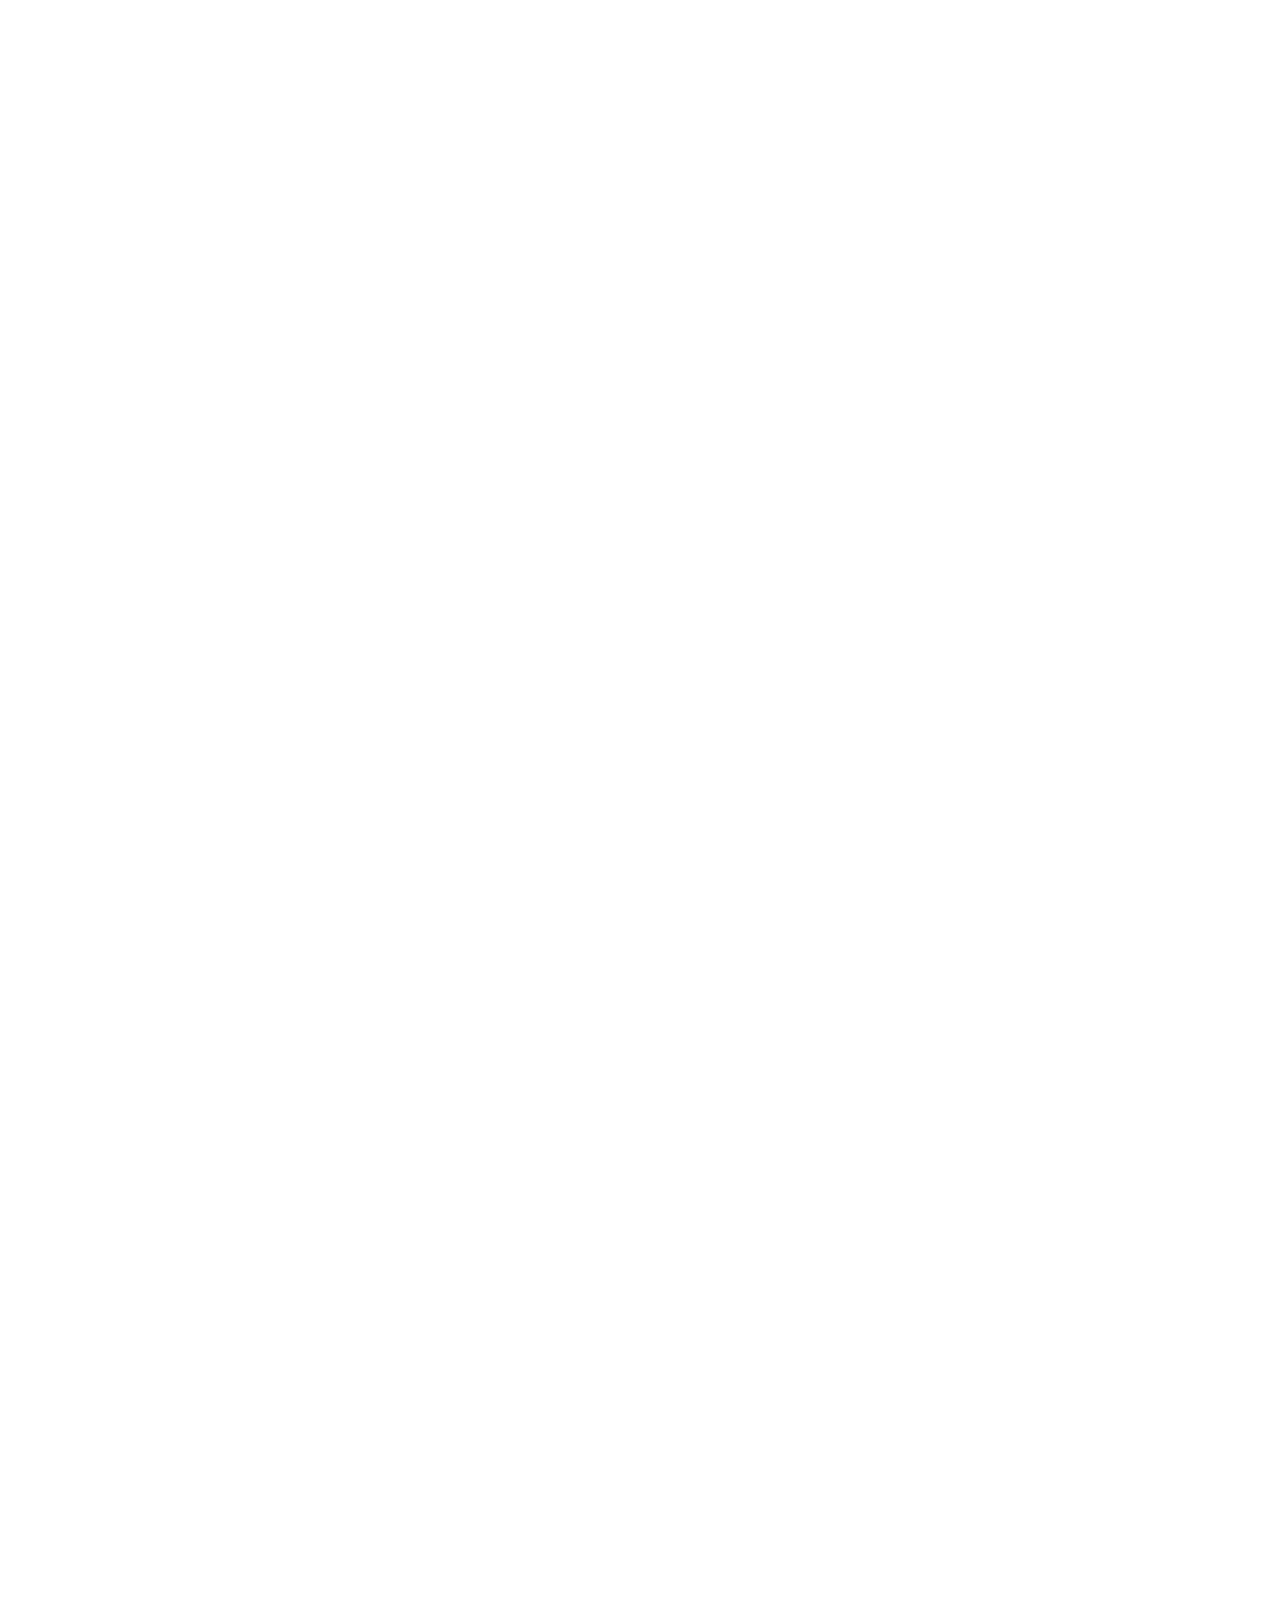
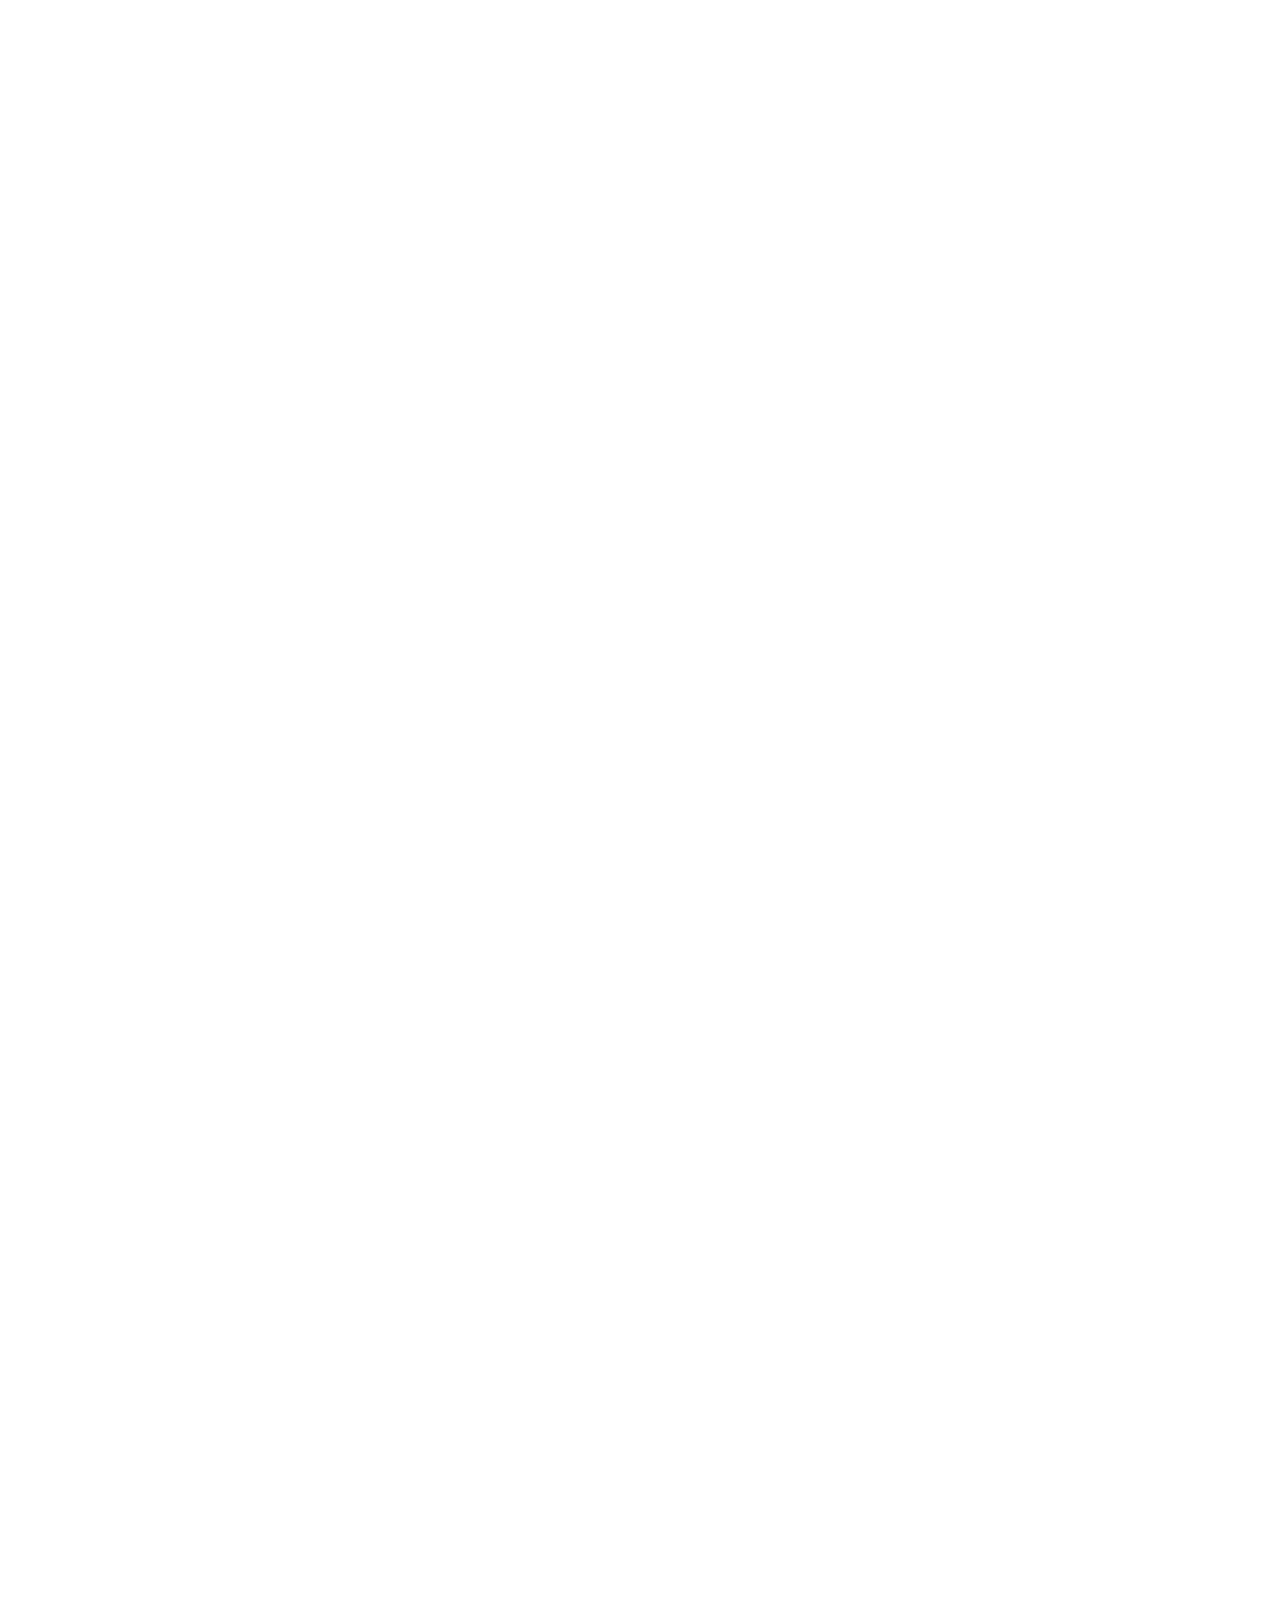
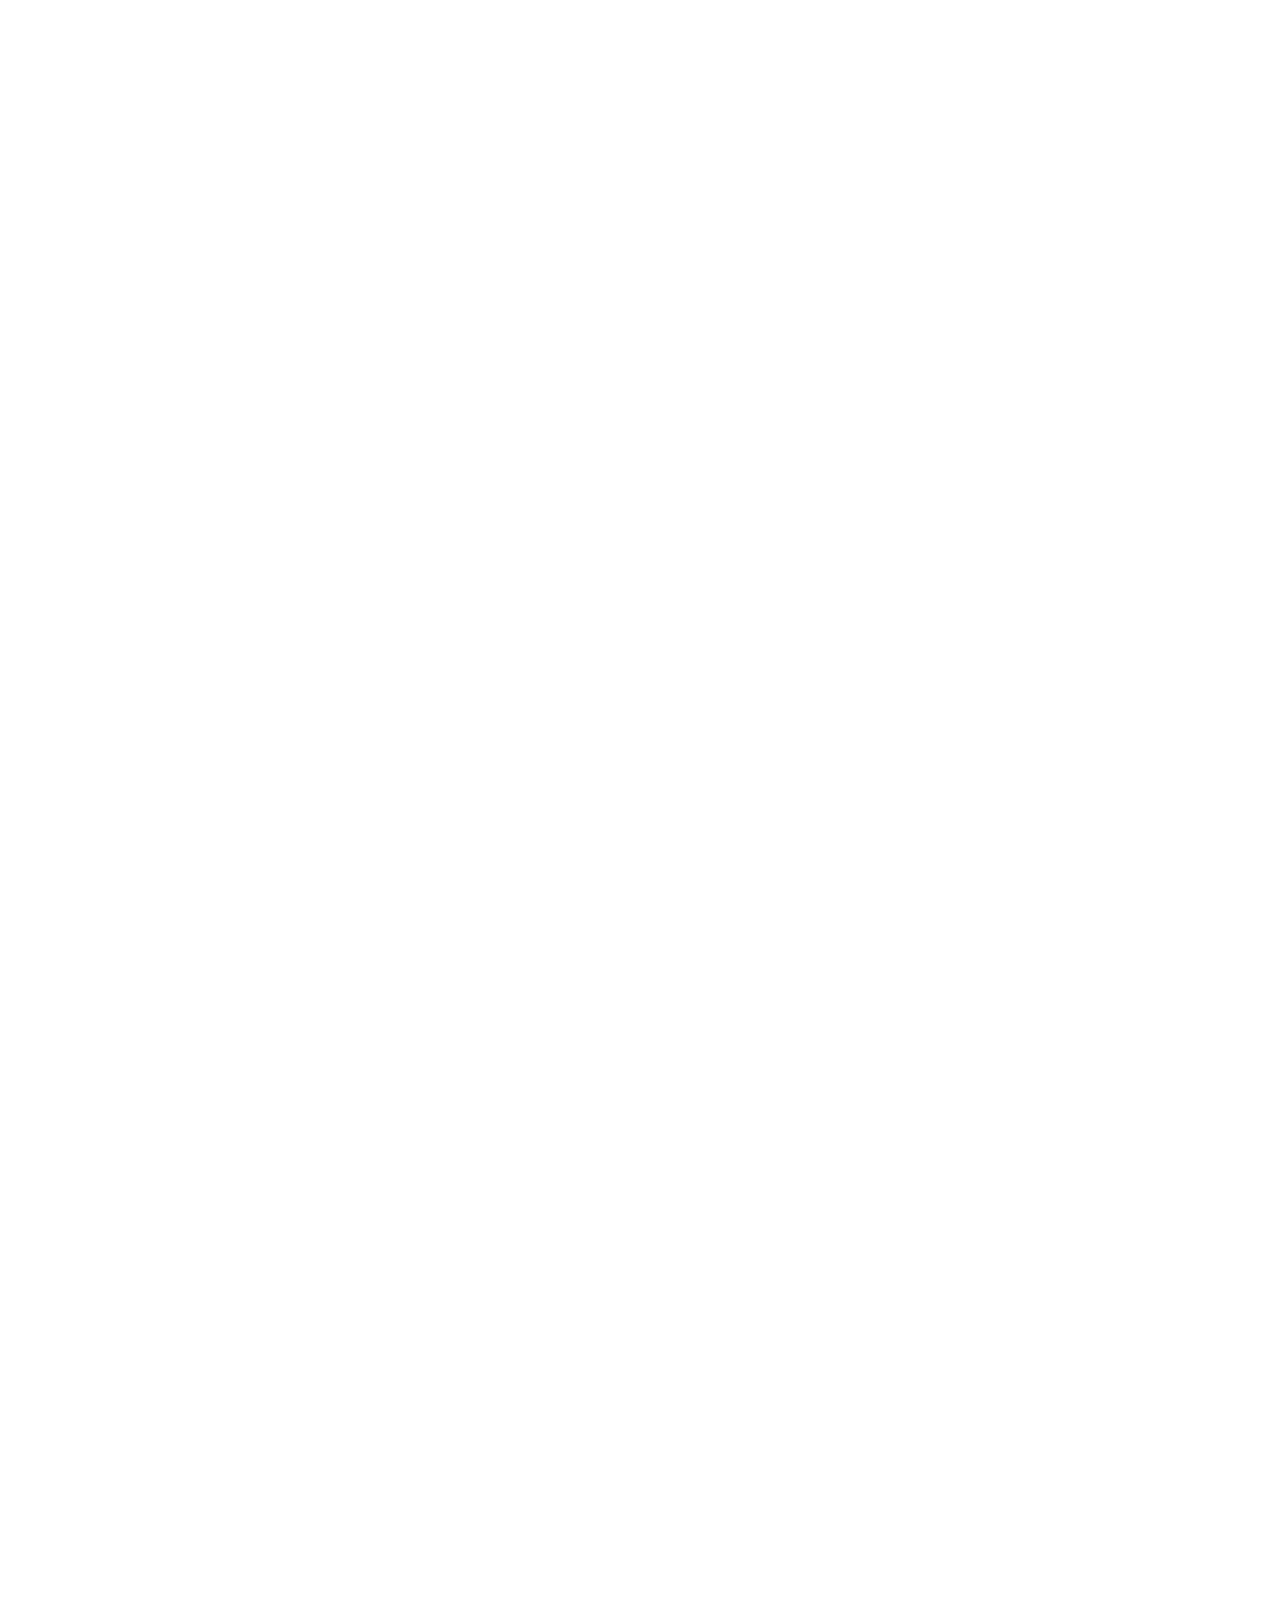
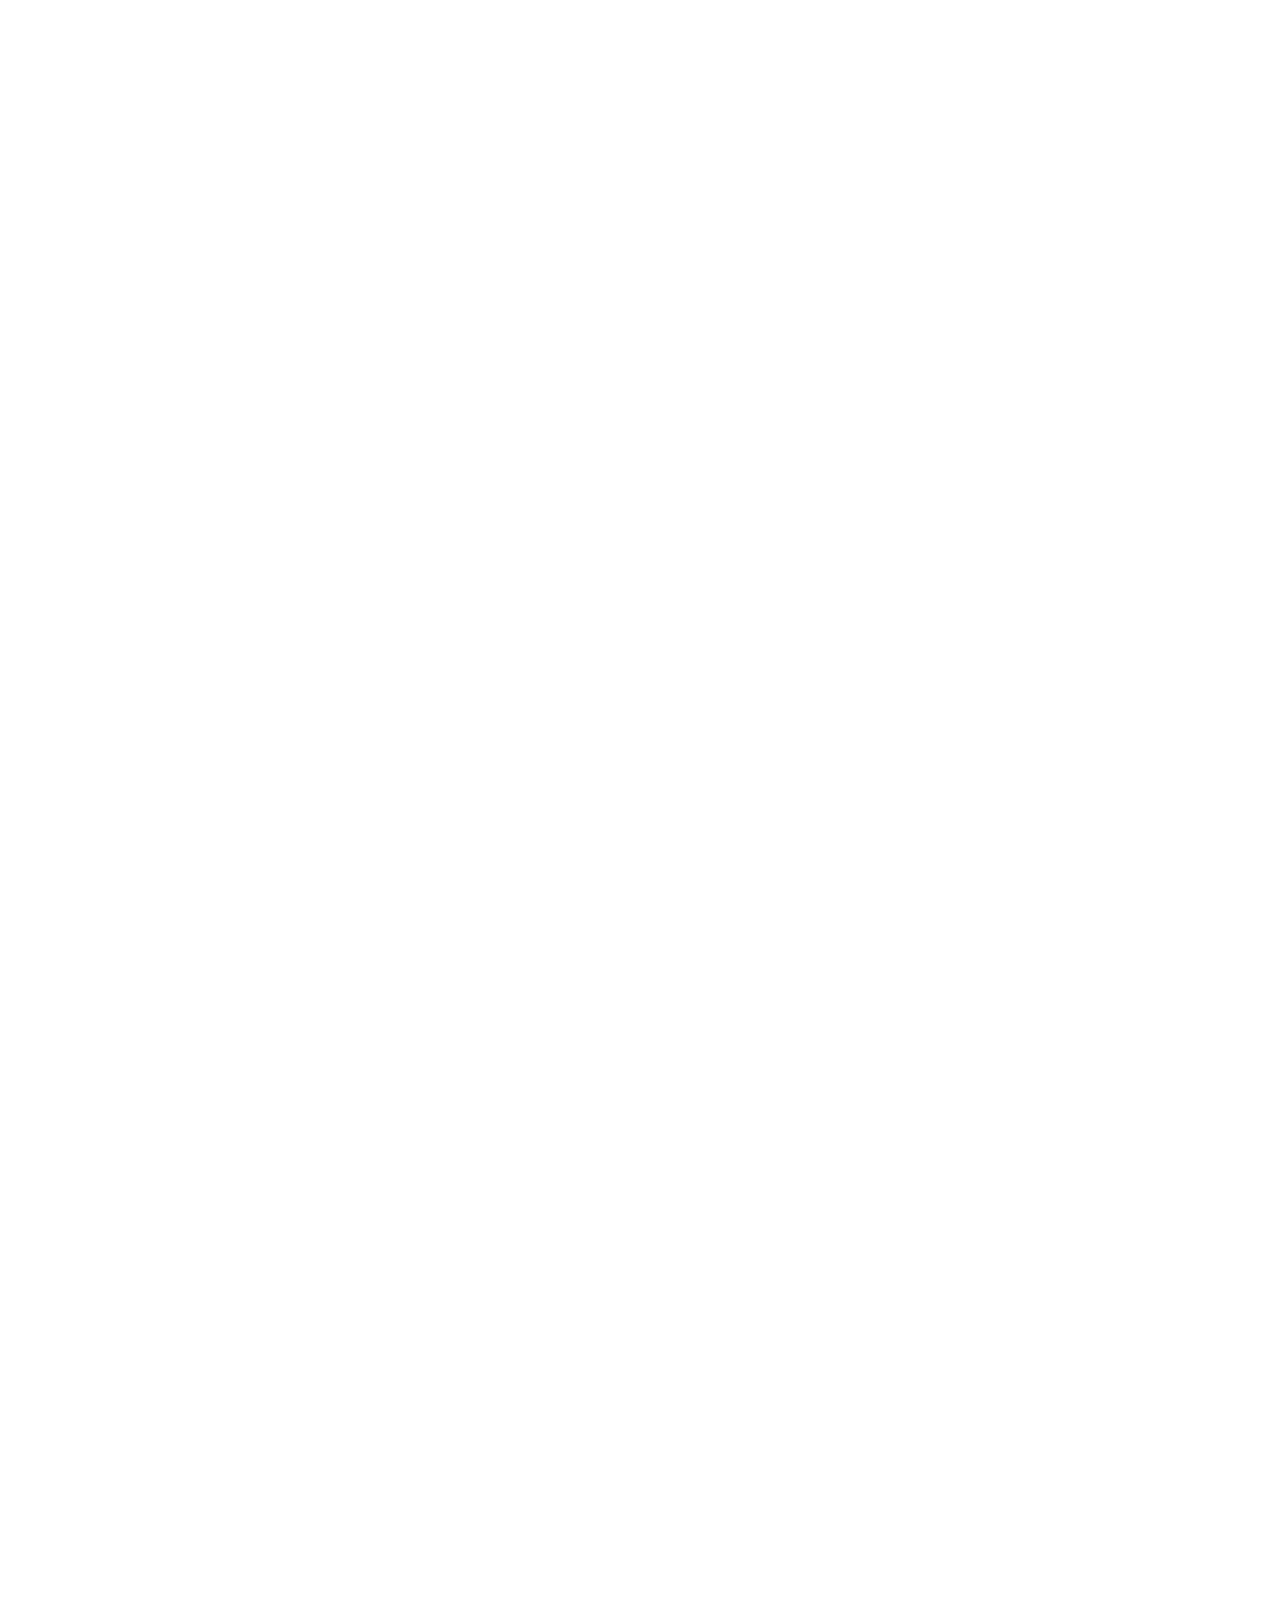
<file: 7-dars/index.html>
<!DOCTYPE html>
<html lang="en">

<head>
    <meta charset="UTF-8">
    <meta name="viewport" content="width=device-width, initial-scale=1.0">
    <title>7-dars</title>
    <link rel="stylesheet" href="./css/main.css">
</head>

<body>

    <div class="container">
        <div class="row">
            <s>T</s>
                
       <h1>Trafalgar</h1>
            <div class="alo">

            </div>
            <h4>Home</h4>
            <h4>Find a doctor</h4>
            <h4>Apps</h4>
            <h4>Testimonials</h4>
            <h4>About us</h4>
        </div>

        <div class="gap">
            <big> <big> <big> <big> <b>Virtual healthcare for you</b></big></big> </big></big>
            <br>
            <br>
            <div class="gap1">
                <h3>
                    Trafalgar provides progressive, and affordable
                    healthcare, accessible on mobile and online
                    <br>
                    for everyone
                </h3>
            </div>
            <div class="button"> <h3 class="ol">Consult today</h3> </div>
            <div class="rasm">
                <img src="./img/illustration.jpg" alt="">
            </div>
~
        

    </div>
    <div class="text"><h1>Our services</h1><br><p class="tex">Lorem ipsum dolor sit amet consectetur adipisicing elit. Sunt, quam illum? Quos ipsum dolorem ab exercitationem vitae aliquid minima rerum dignissimos possimus odio autem, voluptatibus deserunt id inventore maxime! Officiis provident in quaerat ducimus rem minima quam harum non nemo.</p></div>
    <div class="katta">
        
        <div class="box"><img class="tem" src="./img/lupa (1).png " alt="logo"></div>
        <div class="box1"><img class="tem1"  src="./img/Frame.jpg" alt="logo"><h3>Online pharmasy</h3><p>Lorem ipsum dolor sit, amet  consectetur adipisicing elit. Distinctio, eaque.</p></div>
        <div class="box2"><img class="tem2" src="./img/Frame (3).png " alt=""><h3>Consultation</h3><p>Lorem ipsum dolor sit <br> amet consectetur <br> adipisicing elit. Enim, non!</p></div>
        <div class="box3"><img class="tem3" src="./img/Frame (5).png" alt=""><h3>Details info</h3><p>Lorem ipsum dolor sit amet consectetur adipisicing elit. Non, hic?</p></div>
        <div class="box4"><img class="tem4" src="./img/tem.png" alt=""><h3>Emergency care</h3><p>Lorem ipsum dolor sit, amet consectetur adipisicing elit. Delectus, earum.</p></div>
        <div class="box5"><img class="tem5" src="./img/Frame (2).jpg " alt=""><h3>Tracking</h3><p>Lorem ipsum dolor sit amet consectetur adipisicing elit. Pariatur, ex.</p></div>
    </div>

   

</div>














</body>

</html>




<!-- 
<header></header
<nav></nav>
<main></main>
<section></section>
<footer></footer> -->
</file>
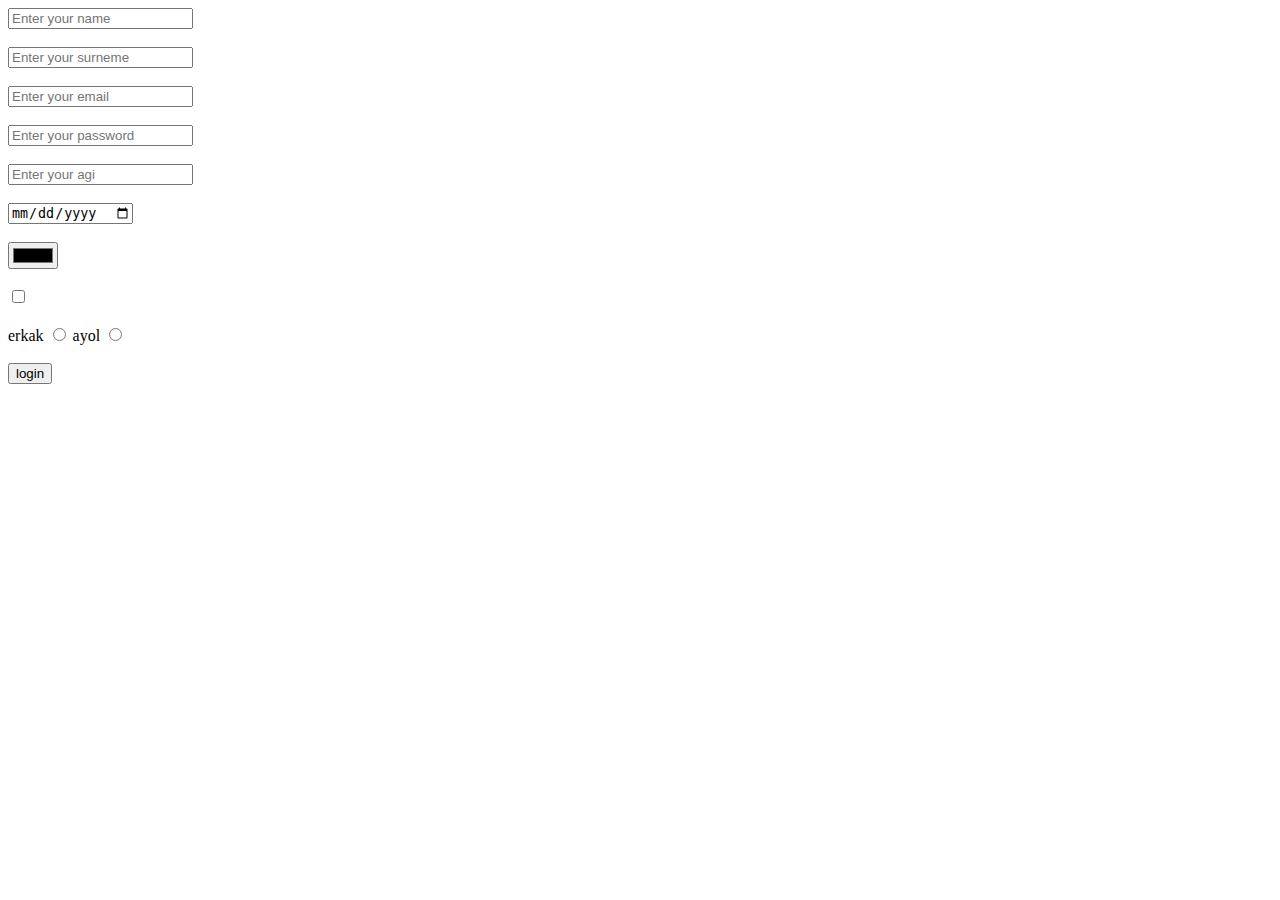
<file: 9-dars/index.html>
<!DOCTYPE html>
<html lang="en">

<head>
    <meta charset="UTF-8">
    <meta name="viewport" content="width=device-width, initial-scale=1.0">
    <title>8-dars</title>
    <link rel="stylesheet" href="./css/main.css">
</head>

<body>

    <form>
        <input minlength="10" maxlength="15" type="text" placeholder="Enter your name">
        <br>
        <br>
        <input minlength="10" maxlength="15" type="text" placeholder="Enter your surneme ">
        <br>
        <br>
        <input type="email" placeholder="Enter your email ">
        <br>
        <br>
        <input minlength="10" maxlength="15" type="password" placeholder="Enter your password ">
        <br>
        <br>
        <input minlength="3" maxlength="4" type="agi" placeholder="Enter your agi ">
        <br>
        <br>
        <input minlength="3" maxlength="3" type="date" placeholder="Enter your date">
        <br>
        <br>
        <input minlength="3" maxlength="3" type="color" placeholder="Enter your date">
        <br>
        <br>
        <input minlength="3" maxlength="3" type="checkbox" placeholder="Enter your date">
        <br>
        <br>
        <label for="ayol">erkak</label>
        <input type="radio" id="ayol" name="gender">
        <label for="erkak">ayol</label>
        <input type="radio" id="erkak" name="gender">
        <br>
        <br>
        <button type="submit">login</button>

    </form>

</body>

</html>
</file>
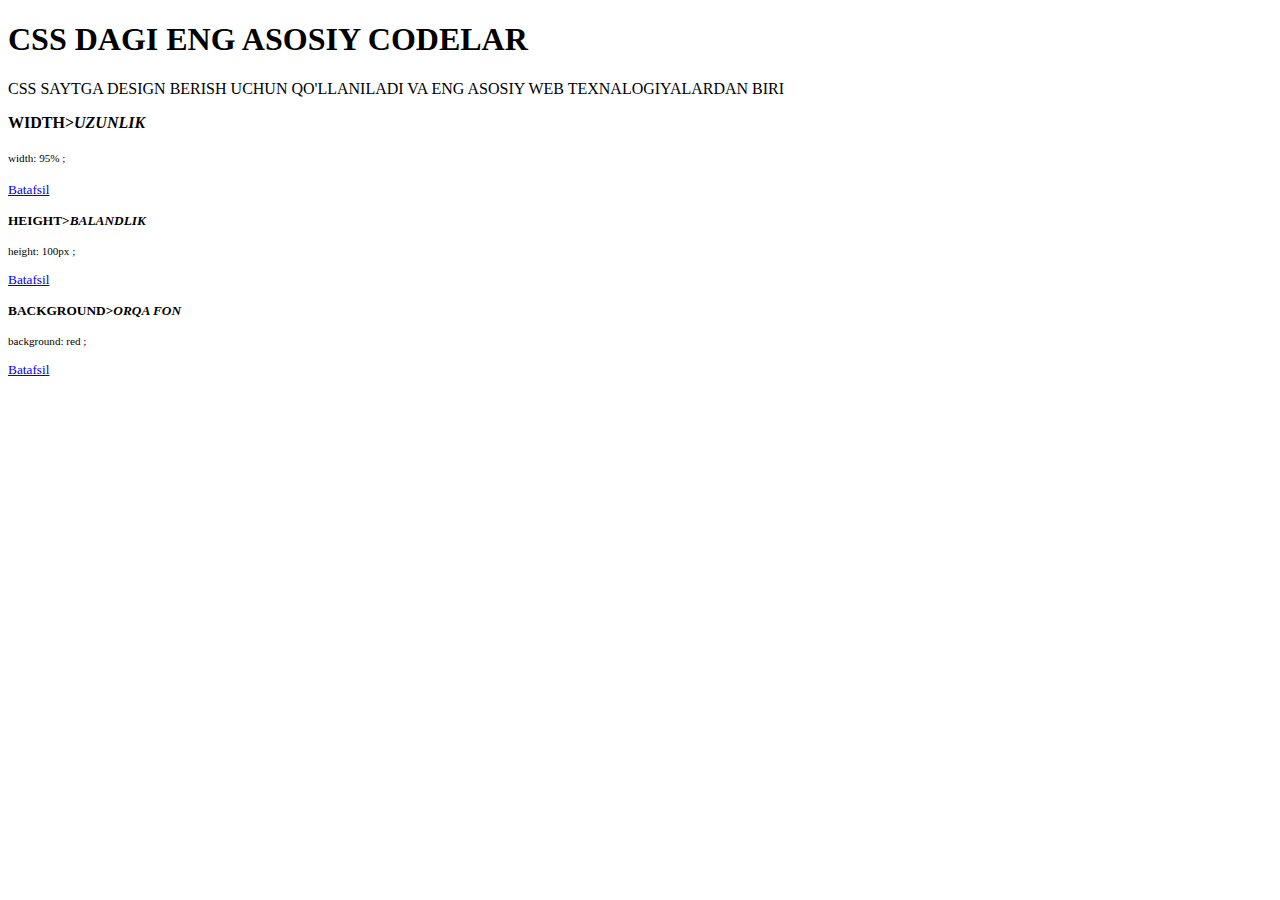
<file: 1-dars/uy ishi javohir esanov/index.html>
<!DOCTYPE html>
<html lang="en">
<head>
    <meta charset="UTF-8">
    <meta name="viewport" content="width=device-width, initial-scale=1.0">
    <title>uy ishi</title>
</head>
<body>
    <h1>CSS DAGI ENG ASOSIY CODELAR</h1>
    <p>CSS SAYTGA DESIGN BERISH UCHUN QO'LLANILADI VA ENG ASOSIY WEB TEXNALOGIYALARDAN BIRI</p>
    <strong>WIDTH><i>UZUNLIK</i></strong>
<p><small><small>width:  95% ;</small></p>
    <a href="https://kun.uz/">
        <p>Batafsil</p>
    </a>
    

    <strong>HEIGHT><i>BALANDLIK</i></strong>
<p><small>height:  100px ;</small></p>
    <a href="https://www.apple.com/uz/">
        <p>Batafsil</p>
    </a>
    
    <strong>BACKGROUND><i>ORQA FON</i></strong>
<p><small>background:  red ;</small></p>
    <a href="https://www.qalampir.uz/">
        <p>Batafsil</p>
    </a>
</body>
</html>
</file>
<file: 3-dars/css/main.css>
*{
    margin: 0;
    padding: 0;
    box-sizing: border-box;
    font-family: Verdana, Geneva, Tahoma, sans-serif;

}
body{
    background-color:rgb(163, 36, 36);
}
h1{
    margin: 100px 5px;
    color: white;
}
h2{
    color: black;
    margin-bottom: 30px;
}
p{
    color: rgb(255, 0, 0);
    margin-bottom: 30px;

}
h4{
    margin-bottom: 30px;
}
div{
 
    background-color: white;
    border-radius: 10px;
    display: inline-block;
    margin: 15px;
    padding: 30px 50px;
}
</file>
<file: 4-dars/css/main.css>
* {
    margin: 0;
    padding: 0;
    box-sizing: border-box;
}
body{
    background-color: rgb(215, 238, 224);
}
.contener{
    width: 1400px;
    height: 1000px;
    margin: 0 auto;
    display: flex;
    gap: 100px;
    align-items: center;
    justify-content: center;
    
}
.box1{
    border-radius: 20px;
    width: 350px;
    height: 500px;
    background-color: white;
    margin: 0 auto;
}
.box2{
    border-radius: 20px;
    width: 350px;
    height: 500px;
    background-color: white;
    margin: 0 auto;
}
.box3{
    border-radius: 20px;
    width: 350px;
    height: 500px;
    background-color: white;
    margin: 0 auto;
}
.contener img{


   border-top-right-radius: 20px;
    border-top-left-radius:20px ;
}
 h2{
    margin-top: 40px;
 margin-left: 40px;

}

.contener p{

  margin-top: 20px;
 margin-left: 40px;
 font-size: 20px;
}
.fon{
    margin-left:40px ;
    
    font-size: 20px;
    text-decoration: none;
    
}
a{
    text-decoration: none;
    margin-left: 60px;

}
</file>
<file: 5-dars/css/main.css>
* {
    margin: 0;
    padding: 0;
    box-sizing: border-box;
}

.container {
    width: 1350px;
    height: 432px;
    background-color: dodgerblue;
    display: flex;
    align-items: center;
    justify-content: center;
}

div {
    background-color: dodgerblue;
    border-radius: 5px;
    display: inline-block;
    margin: 10px;
    padding: 30px 50px;
    gap: 20px;
}

.box {
    width: 300px;
    height: 240px;
    background-color: dodgerblue;
}

.title {
    color: white;
}

.gap {
    color: white;
}

.row {
    width: 50px;
    height: 50px;
    background-color: white;
    color: dodgerblue;
    border-radius: 50% 50%;
}
</file>
<file: 6-dars/css/msin.css>
* {
    margin: 0;
    padding: 0;
    box-sizing: border-box;
.container {
    width: 1348px;
    height: 2500px;
    /* background-color: rgb(0, 255, 255); */
    display: flex;
    margin: 0 auto;
}
.row{
    width: 1440px;
    height: 60px;
    /* background-color: blue; */
    display: flex;

}
p{
    width: 40px;
    height: 40px;
    background-color: dodgerblue;
    color: white;
    border-radius: 360px;
    padding-left: 11px;
    cursor: pointer;
    font-size: 30px;
}
h1{
    margin-left: 20px;
    cursor: pointer;
}
h4{
    margin-left: 60px;
    color: rgb(202, 184, 184);
}
h4:hover{
    color: rgb(0, 0, 0);
}
.box{
    margin-left: 500px;
    display: flex;
    margin-top: 10px;
}
</file>
<file: 7-dars/css/main.css>
* {
    margin: 0;
    padding: 0;
    box-sizing: border-box;
}



.container {
    width: 100%;
    height: 2500vh;
    /* background-color: rgb(0, 255, 255); */
    margin: 0 auto;
}

.row {
    width: 1440px;
    height: 60px;
    display: flex;

}

s {
    width: 40px;
    height: 40px;
    background-color: dodgerblue;
    color: white;
    border-radius: 360px;
    padding-left: 11px;
    cursor: pointer;
    font-size: 30px;
}

h1 {
    margin-left: 20px;
    cursor: pointer;

}

h4 {
    margin-left: 60px;
    color: rgb(202, 184, 184);
    cursor: pointer;
}

h4:hover {
    color: rgb(0, 0, 0);

}

.alo {
    margin-left: 500px;
    display: flex;
    margin-top: 10px;

}

.gap {
    width: 600px;
    height: 400px;
    /* background-color: red; */
    cursor: pointer;
    justify-content: center;
    padding: 50px;
}

.button {
    width: 200px;
    height: 56px;
    background-color: dodgerblue;
    border-radius: 10px 10px 10px 10px;
    margin-top: 30px;
}

.rasm {
    width: 600px;
    height: 400px;
    margin-left: 600px;
    margin-top: -225px;
    /* position: absolute; */

}

img {
    width: 100%;
}

b {
    width: 20px;
    height: 30px;
}

h3 {
    color: rgb(177, 179, 182);
    cursor: pointer;
}

h3:hover {
    color: black;
}

.ol {
    color: white;
}




.text {
    margin-left: 550px;
    margin-top: 300px;
}

.tex {
    width: 1000px;
    margin-left: -450px;
    line-height: 30px;
    text-align: center;
    color: rgb(136, 136, 136);
}

.katta {
    width: 1440px;
    margin: 0 auto;
    display: flex;
    gap: 50px;
    margin-left: 200px;
    margin-top: 250px;


}

.box {
    width: 300px;
    height: 300px;
    border-radius: 10px;
    box-shadow: rgba(0, 0, 0, 0.2) 0px 7px 29px 0px;
}

.box1 {
    width: 300px;
    height: 300px;
    border-radius: 10px;
    box-shadow: rgba(0, 0, 0, 0.2) 0px 7px 29px 0px;
}

.box2 {
    width: 300px;
    height: 300px;
    border-radius: 10px;
    box-shadow: rgba(0, 0, 0, 0.2) 0px 7px 29px 0px;
}

.box3 {
    width: 300px;
    height: 300px;
    border-radius: 10px;
    margin-top: 400px;
    margin-left: -1050px;
    box-shadow: rgba(0, 0, 0, 0.2) 0px 7px 29px 0px;
}

.box4 {
    width: 300px;
    height: 300px;

    margin-top: 400px;
    box-shadow: rgba(0, 0, 0, 0.2) 0px 7px 29px 0px;
}

.box5 {
    width: 300px;
    height: 300px;
    border-radius: 10px;
    margin-top: 400px;
    box-shadow: rgba(0, 0, 0, 0.2) 0px 7px 29px 0px;
}

.tem {
    width: 91.98px;
    height: 90px;
    margin-top: 54px;
    margin-left: 37px;

}

.tem1 {
    width: 61.86px;
    height: 85px;
    margin-left: 37px;
    margin-top: 62px;


}

.tem2 {
    width: 58.96px;
    height: 79.23px;
    margin-top: 38px;
    margin-left: 47px;



}

.tem3 {
    width: 67.08px;
    height: 95px;
    margin-top: 38px;
    margin-left: 46px;


}

.tem4 {
    width: 80px;
    height: 71.15px;
    margin-top: 38px;
    margin-left: 59px;


}

.tem5 {
    width: 69.42px;
    height: 95px;
    margin-top: 38px;
    margin-left: 52px;


}

h3 {
    margin-left: 20px;
}

p {
    margin-left: 20px;
    line-height: 25px;
    color: rgb(154, 155, 155);
}
</file>
<file: 9-dars/css/main.css>
*{
    margin: 5;
    padding: 3;
    box-sizing: border-box;
}
</file>
